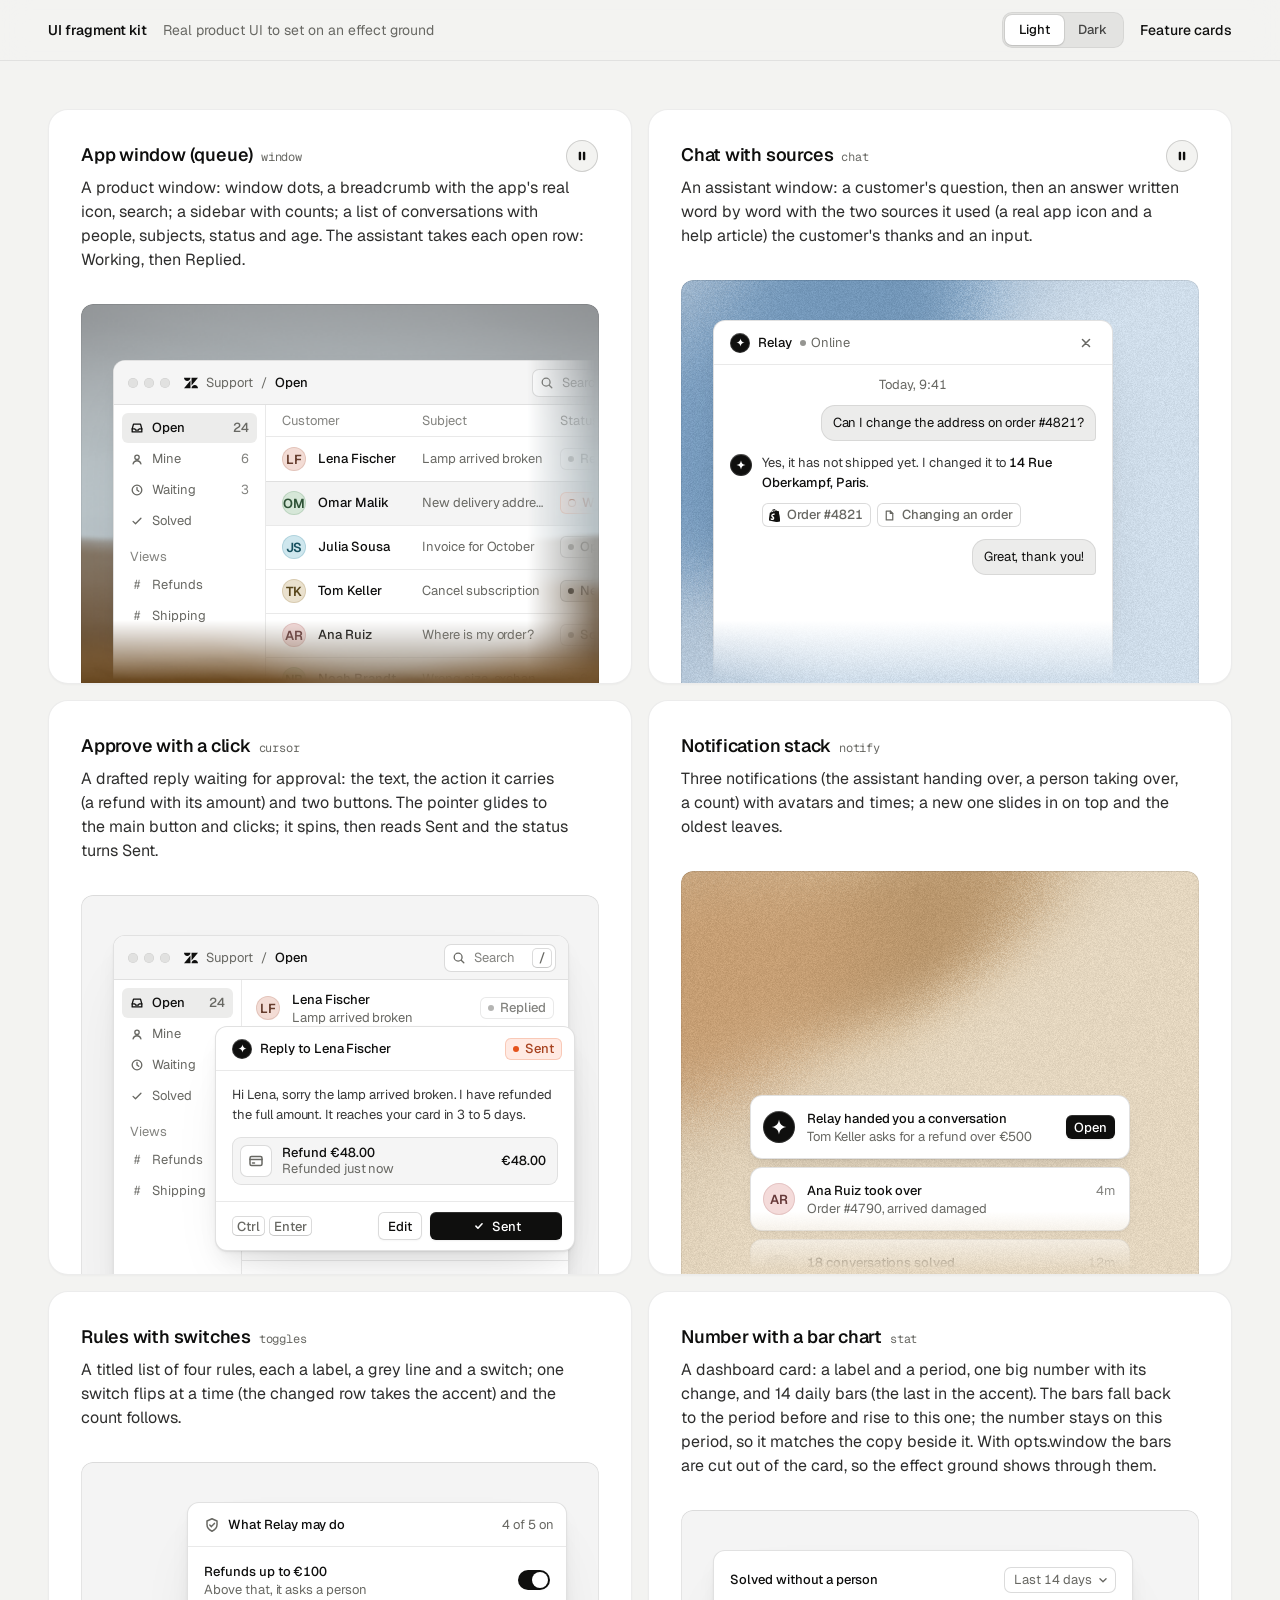
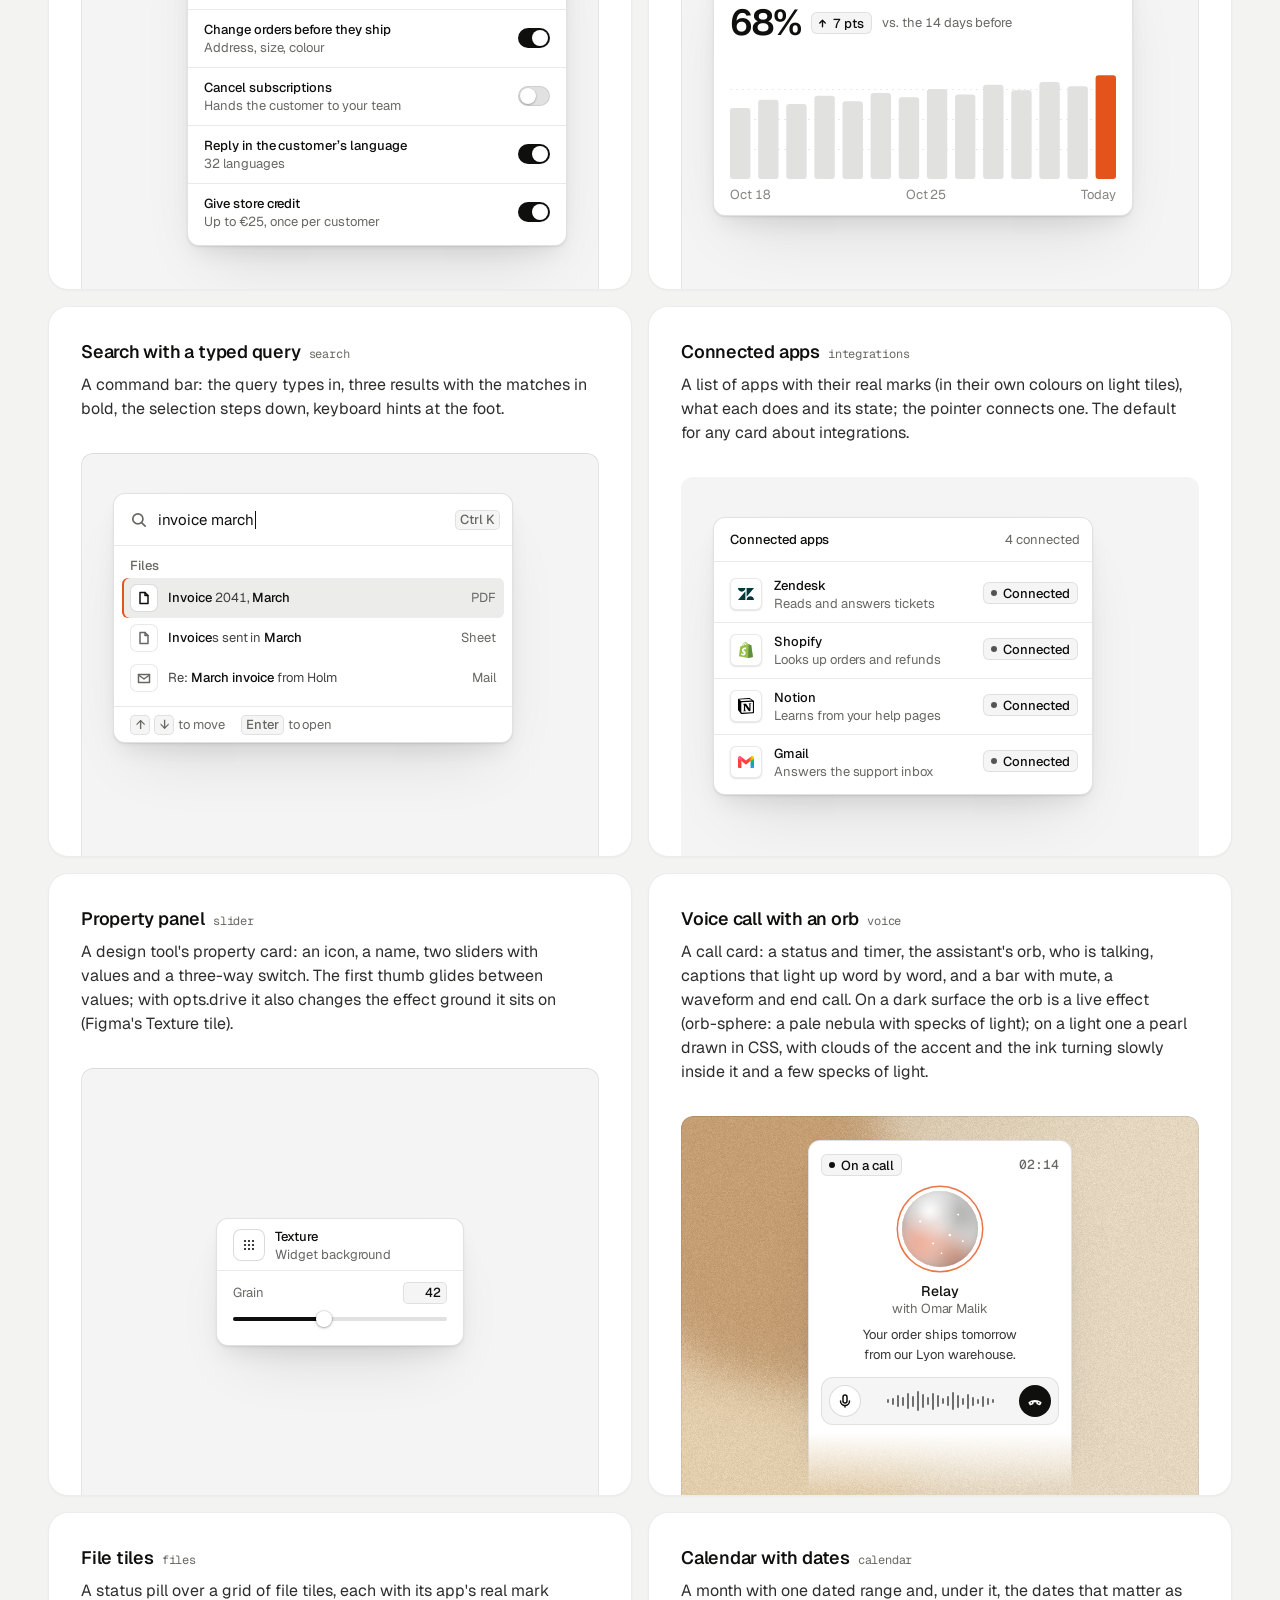
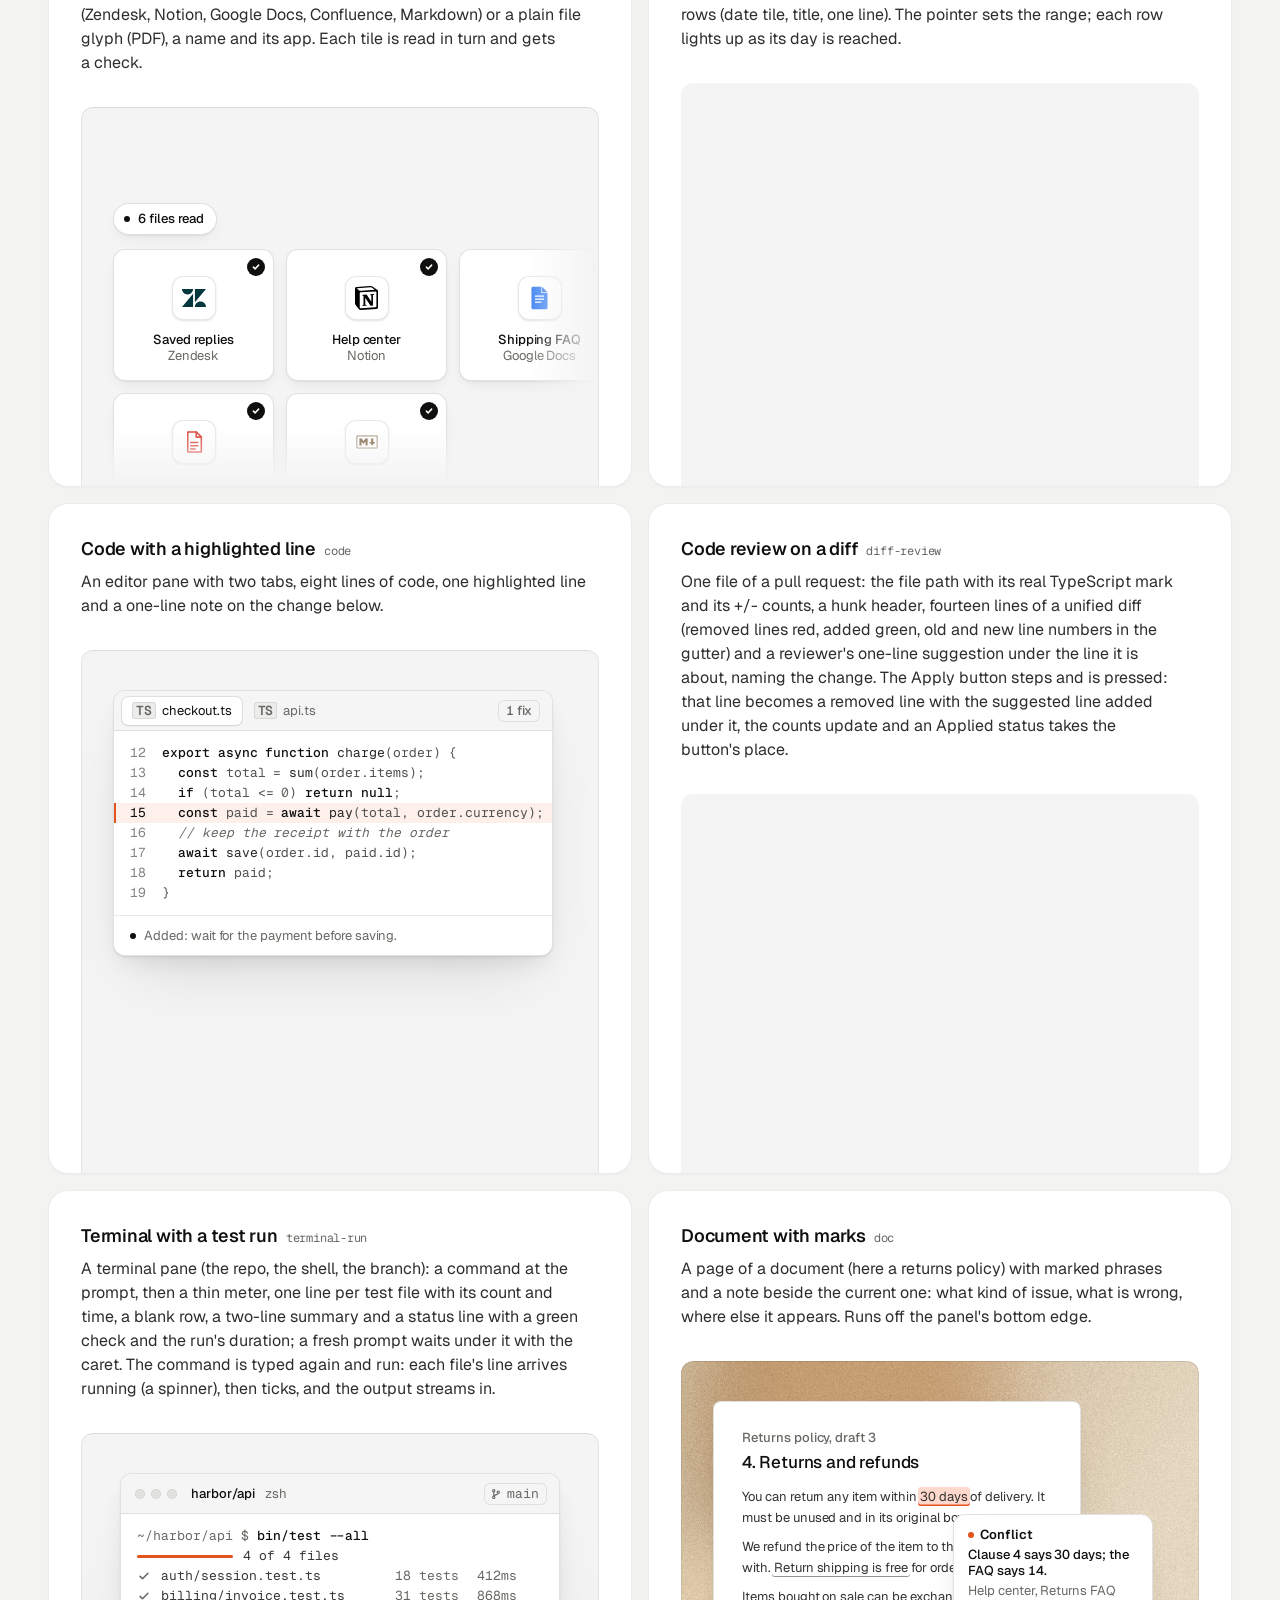
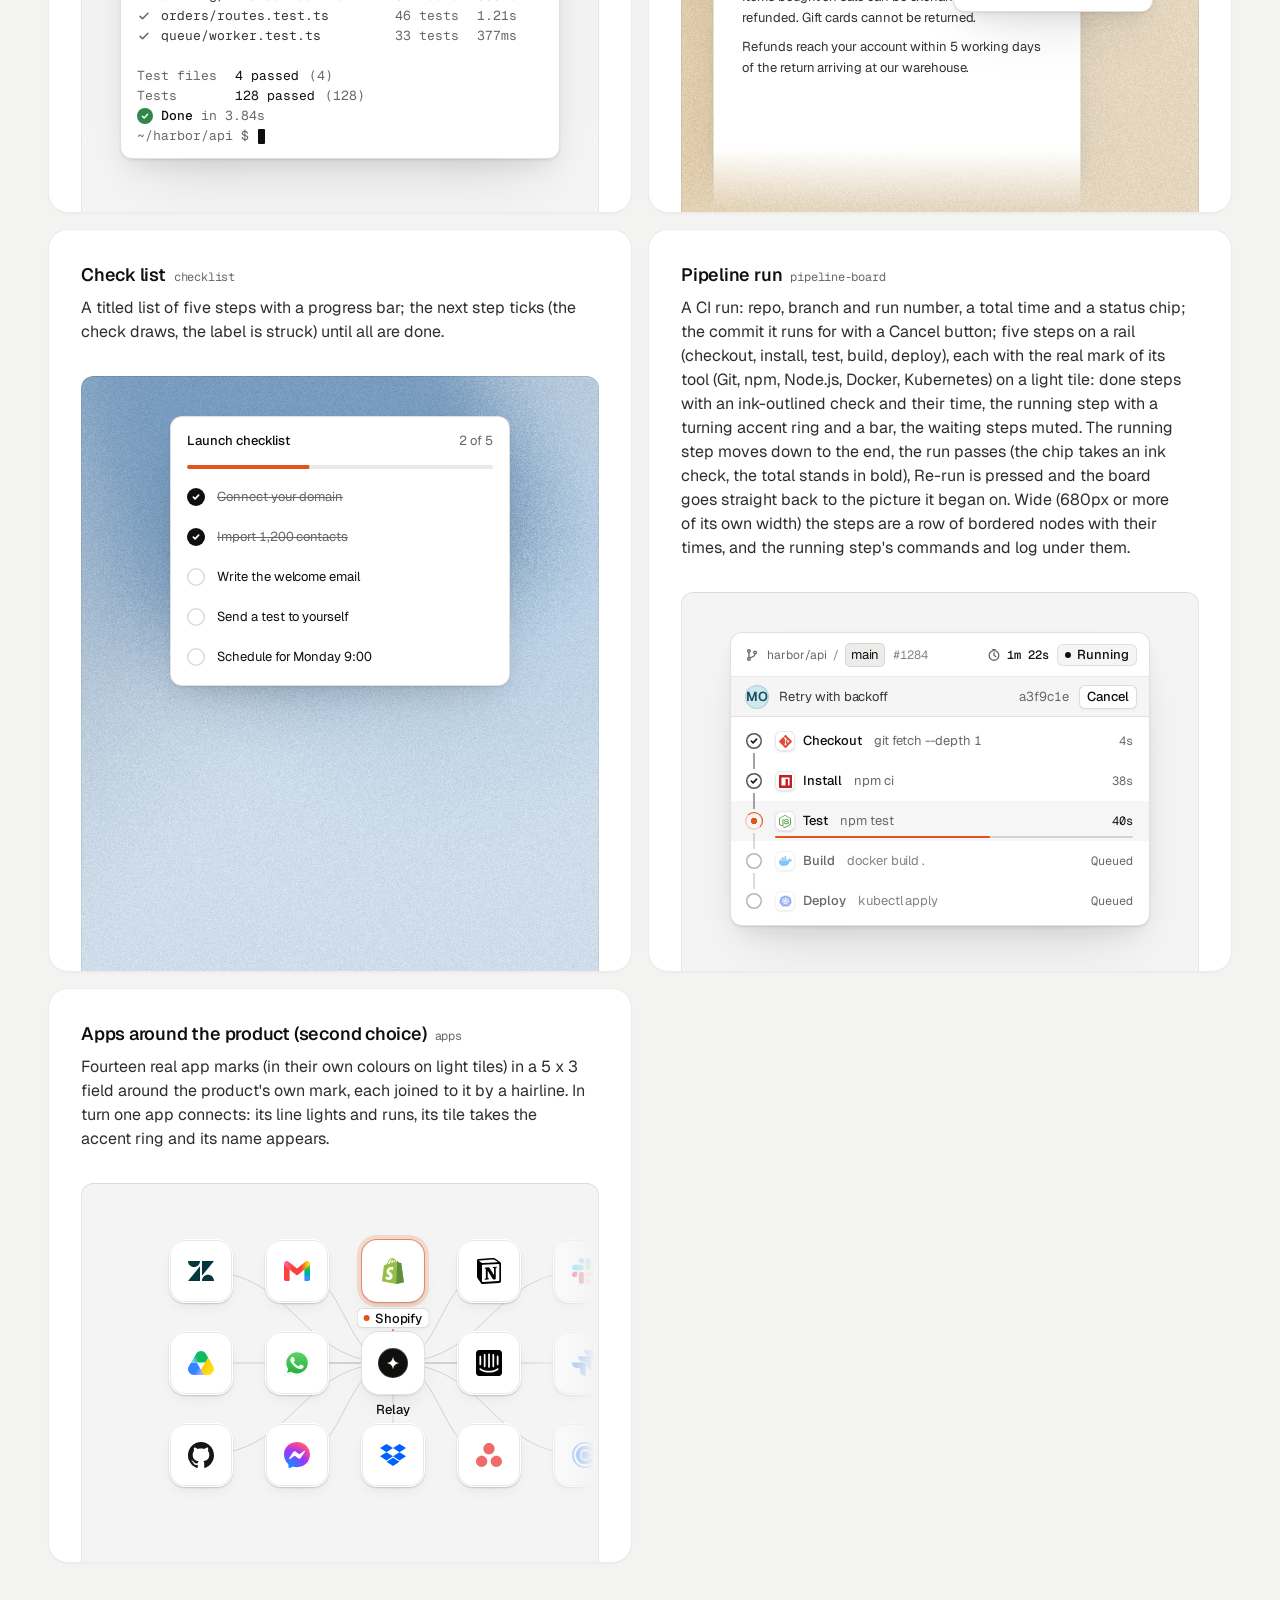
<file: .agents/skills/design-taste-frontend/assets/ui/index.html>
<!doctype html>
<html lang="en" data-theme="light">
<head>
<script>window.__tpGlMax = 16;   /* a gallery shows many live effects at once; a page of a site keeps the default 4 (fx.js) */</script>
<meta charset="utf-8">
<meta name="viewport" content="width=device-width, initial-scale=1">
<title>UI fragment kit</title>
<meta name="description" content="Nineteen pieces of real product UI from the taste-skill kit, each on an effect ground in a feature card.">
<link rel="preconnect" href="https://fonts.googleapis.com">
<link rel="preconnect" href="https://fonts.gstatic.com" crossorigin>
<link href="https://fonts.googleapis.com/css2?family=Geist:wght@300..700&family=Geist+Mono:wght@400;500&display=swap" rel="stylesheet">
<link rel="stylesheet" href="base.css">
<link rel="stylesheet" href="cards.css">
<style>
  :root { --font-text: "Geist", system-ui, sans-serif; --font-display: "Geist", system-ui, sans-serif; --font-mono: "Geist Mono", ui-monospace, monospace; }
  [data-theme="light"] { --bg: #f3f3f1; --card: #ffffff; --ink: #0f0f0e; --muted: #686863; --accent: #e5531c; --accent-ink: #ffffff; --g-bg: #e9e8e4; --g-surface: #f6f5f2; --frag: #ffffff; --warm: #c9a679; }
  [data-theme="dark"] { --bg: #070708; --card: #151517; --ink: #f2f2ef; --muted: #8f9094; --accent: #ff7a3c; --accent-ink: #120c08; --g-bg: #0e0e10; --g-surface: #1b1c1f; --frag: #1c1d20; --warm: #9c9689; }
  * { box-sizing: border-box; }
  html, body { margin: 0; }
  body { font-family: var(--font-text); background: var(--bg); color: var(--ink); -webkit-font-smoothing: antialiased; }
  .panel { --fx-bg: var(--g-bg); --fx-surface: var(--g-surface); --fx-ink: var(--ink); --fx-muted: var(--muted); --fx-accent: var(--hue, var(--warm)); --fx-accent-ink: var(--accent-ink); --calm: var(--g-bg); --p-h: 380px; }
  .top { position: sticky; top: 0; z-index: 20; background: color-mix(in oklab, var(--bg) 86%, transparent); backdrop-filter: blur(14px); -webkit-backdrop-filter: blur(14px); border-bottom: 1px solid color-mix(in oklab, var(--ink) 8%, transparent); }
  .top__in { max-width: 1232px; margin: 0 auto; padding: 0 24px; height: 60px; display: flex; align-items: center; gap: 16px; font-size: 14px; line-height: 20px; }
  .top__in strong { font-weight: 560; }
  .top__in > span { color: var(--muted); }
  .sp { flex: 1; }
  .seg { display: inline-flex; padding: 3px; border-radius: 10px; background: color-mix(in oklab, var(--ink) 6%, var(--bg)); box-shadow: inset 0 0 0 1px color-mix(in oklab, var(--ink) 6%, transparent); }
  .seg button { font: inherit; font-size: 13px; font-weight: 500; border: 0; background: none; color: color-mix(in oklab, var(--ink) 72%, var(--bg)); height: 30px; padding: 0 14px; border-radius: 7px; cursor: pointer; }
  .seg button[aria-pressed="true"] { background: var(--card); color: var(--ink); box-shadow: 0 0 0 1px color-mix(in oklab, var(--ink) 8%, transparent), 0 1px 2px rgb(0 0 0 / .1); }
  .top__in a { color: var(--ink); text-decoration: none; font-weight: 500; }
  main { max-width: 1232px; margin: 0 auto; padding: 48px 24px 96px; }
  .grid { display: grid; grid-template-columns: repeat(2, minmax(0, 1fr)); gap: 16px; }
  .card > h3 code { font: 400 12px/16px var(--font-mono); color: var(--muted); margin-left: 8px; }
  @media (max-width: 860px) { .grid { grid-template-columns: minmax(0, 1fr); } }
  @media (max-width: 600px) { main { padding: 24px 16px 64px; } .top__in { padding: 0 16px; } .top__in > span { display: none; } .panel { --p-h: 340px; } }
</style>
</head>
<body>
<header class="top">
  <div class="top__in">
    <strong>UI fragment kit</strong><span>Real product UI to set on an effect ground</span>
    <span class="sp"></span>
    <div class="seg" role="group" aria-label="Theme"><button type="button" data-mode="light" aria-pressed="true">Light</button><button type="button" data-mode="dark" aria-pressed="false">Dark</button></div>
    <a href="cards.html">Feature cards</a>
  </div>
</header>
<main><div class="grid" id="grid"></div></main>

<script type="module">
  import fx from '../effects/fx.js';
  import ui from './ui.js';
  const index = await fetch('index.json').then(r => r.json());
  // where each one sits, as its meta.json says: anchored at a corner or rising from the bottom and cut by
  // the panel's edge, or whole with 24px or more of ground round it; a fade only where an edge cuts it.
  // Only the compact slider sits in the calm middle (Figma's Texture tile); the cursor dialog is shown
  // where it belongs, over the lower-right edge of a window. [class, fade, style, opts]
  const PLACE = {
    window: ['at-corner', 'stage--fade-br', '--ay:56px'],
    chat: ['at-rise to-edge', 'stage--fade-b'],
    cursor: ['at-over', '', '--bx:24px;--by:24px'],
    notify: ['at-rise fit', 'stage--fade-b', '--ay:calc(100% - 180px);--ay-sm:calc(100% - 180px);--fit-max:380px'],
    toggles: ['at-right', ''],
    stat: ['at-corner', ''],
    search: ['at-corner', ''],
    integrations: ['at-corner', ''],
    slider: ['at-center', '', '', '{"compact":true,"drive":{"param":"grain","min":0.15,"max":0.95}}'],
    voice: ['at-rise to-edge fit', 'stage--fade-b', '--ax:max(24px, 50% - 132px);--ay:24px;--fit-max:264px'],
    files: ['at-corner wide', 'stage--fade-br', '--w:680px;--ay:96px'],
    calendar: ['at-rise fit', 'stage--fade-b', '--fit-max:440px'],
    code: ['at-corner', ''],
    'diff-review': ['at-corner fit', 'stage--fade-b', '--fit-max:480px'],
    'terminal-run': ['at-rise fit', '', '--fit-max:440px'],
    'pipeline-board': ['at-rise fit', '', '--fit-max:420px'],
    doc: ['at-corner to-edge', 'stage--fade-b'],
    checklist: ['at-rise fit', '', '--fit-max:340px'],
    apps: ['at-corner wide', 'stage--fade-br', '--w:560px;--ay:48px'],
  };
  // grounds behind UI are soft lit fields (never a line or dot pattern), on both themes: the bright
  // picture behind dark UI on the dark page, a clear step darker than white UI on the light page
  // the painting stays abstract (a mist over warm sand, level, fully soft) and shows once on the page
  const PAINT = ['painterly-landscape', { blur: 1, brush: 0.35, slope: 0, hillY: 0.3, horizon: 0.62, calm: 0.2, calmX: 0.6, calmY: 0.8, drift: 0, side: 1 }, '{"bg":"#a3b0b6","accent":"#c49a6c"}'];
  const GRAIN = ['grain-gradient', { speed: 0, grainMotion: 0, calm: 0.2, calmX: 0.5, calmY: 0.6, tint: 0.6, contrast: 0.6 }, '{"bg":"#d9ccb7","surface":"#e9e0d2","ink":"#2a2622","muted":"#6f675c","accent":"#a8794a"}'];
  const SKY = [GRAIN[0], GRAIN[1], '{"bg":"#c6d3df","surface":"#d6e0e9","ink":"#25303a","muted":"#5d6873","accent":"#3f6a92"}'];
  const SAGE = [GRAIN[0], GRAIN[1], '{"bg":"#cdd6c6","surface":"#dce3d6","ink":"#262d24","muted":"#5f6a5a","accent":"#6c8e63"}'];
  const GROUND = (m, i) => (m.name === 'slider' ? GRAIN : i === 0 ? PAINT : [GRAIN, SKY, SAGE][i % 3]);
  const q = new URLSearchParams(location.search);
  const grid = document.getElementById('grid');
  grid.innerHTML = index.fragments.map((m, i) => {
    const [at, fade, extra = '', opts = ''] = PLACE[m.name] || ['at-corner', 'stage--fade-br'];
    const [id, params, pal] = GROUND(m, i);
    const w = at === 'at-center' ? '' : ` style="--ax:32px;--ay:40px;${extra}"`;
    const o = opts ? ` data-ui-opts='${opts}'` : '';
    // the cursor is a dialog over a window's edge: the window under it holds still
    const under = m.name === 'cursor' ? `<div class="at-corner" style="--ax:32px;--ay:40px" data-ui-load="window" data-ui-opts='{"compact":true}' data-ui-still></div>` : '';
    return `<article class="card card--row"><h3>${m.title}<code>${m.name}</code></h3><p>${m.shows}</p>
      <div class="panel" data-fx="${id}" data-fx-seed="${(i + 1) * 17}" data-fx-params='${JSON.stringify(params)}' data-fx-palette='${pal}' style="--calm-k:0%">
        <div class="stage ${fade}">${under}<div class="${at}"${w}${o} data-ui-load="${m.name}"></div></div></div></article>`;
  }).join('');
  function setMode(mode) {
    document.documentElement.dataset.theme = mode;
    document.querySelectorAll('.seg button').forEach(b => b.setAttribute('aria-pressed', String(b.dataset.mode === mode)));
  }
  setMode(q.get('mode') === 'dark' ? 'dark' : 'light');
  if (q.has('t')) fx.setClock(+q.get('t'));
  // each ground is drawn once near the screen and kept as a picture (its WebGL context freed), so nineteen
  // panels need one or two contexts, not nineteen
  await Promise.all([ui.loadAll(grid), ui.grounds(grid, fx)]);
  document.documentElement.dataset.ready = '1';
  document.querySelectorAll('.seg button').forEach(b => b.addEventListener('click', async () => {
    setMode(b.dataset.mode);
    for (const el of grid.querySelectorAll('[data-ui]')) el.__ui?.repaint?.();
    await ui.grounds(grid, fx);
  }));
</script>
</body>
</html>
</file>
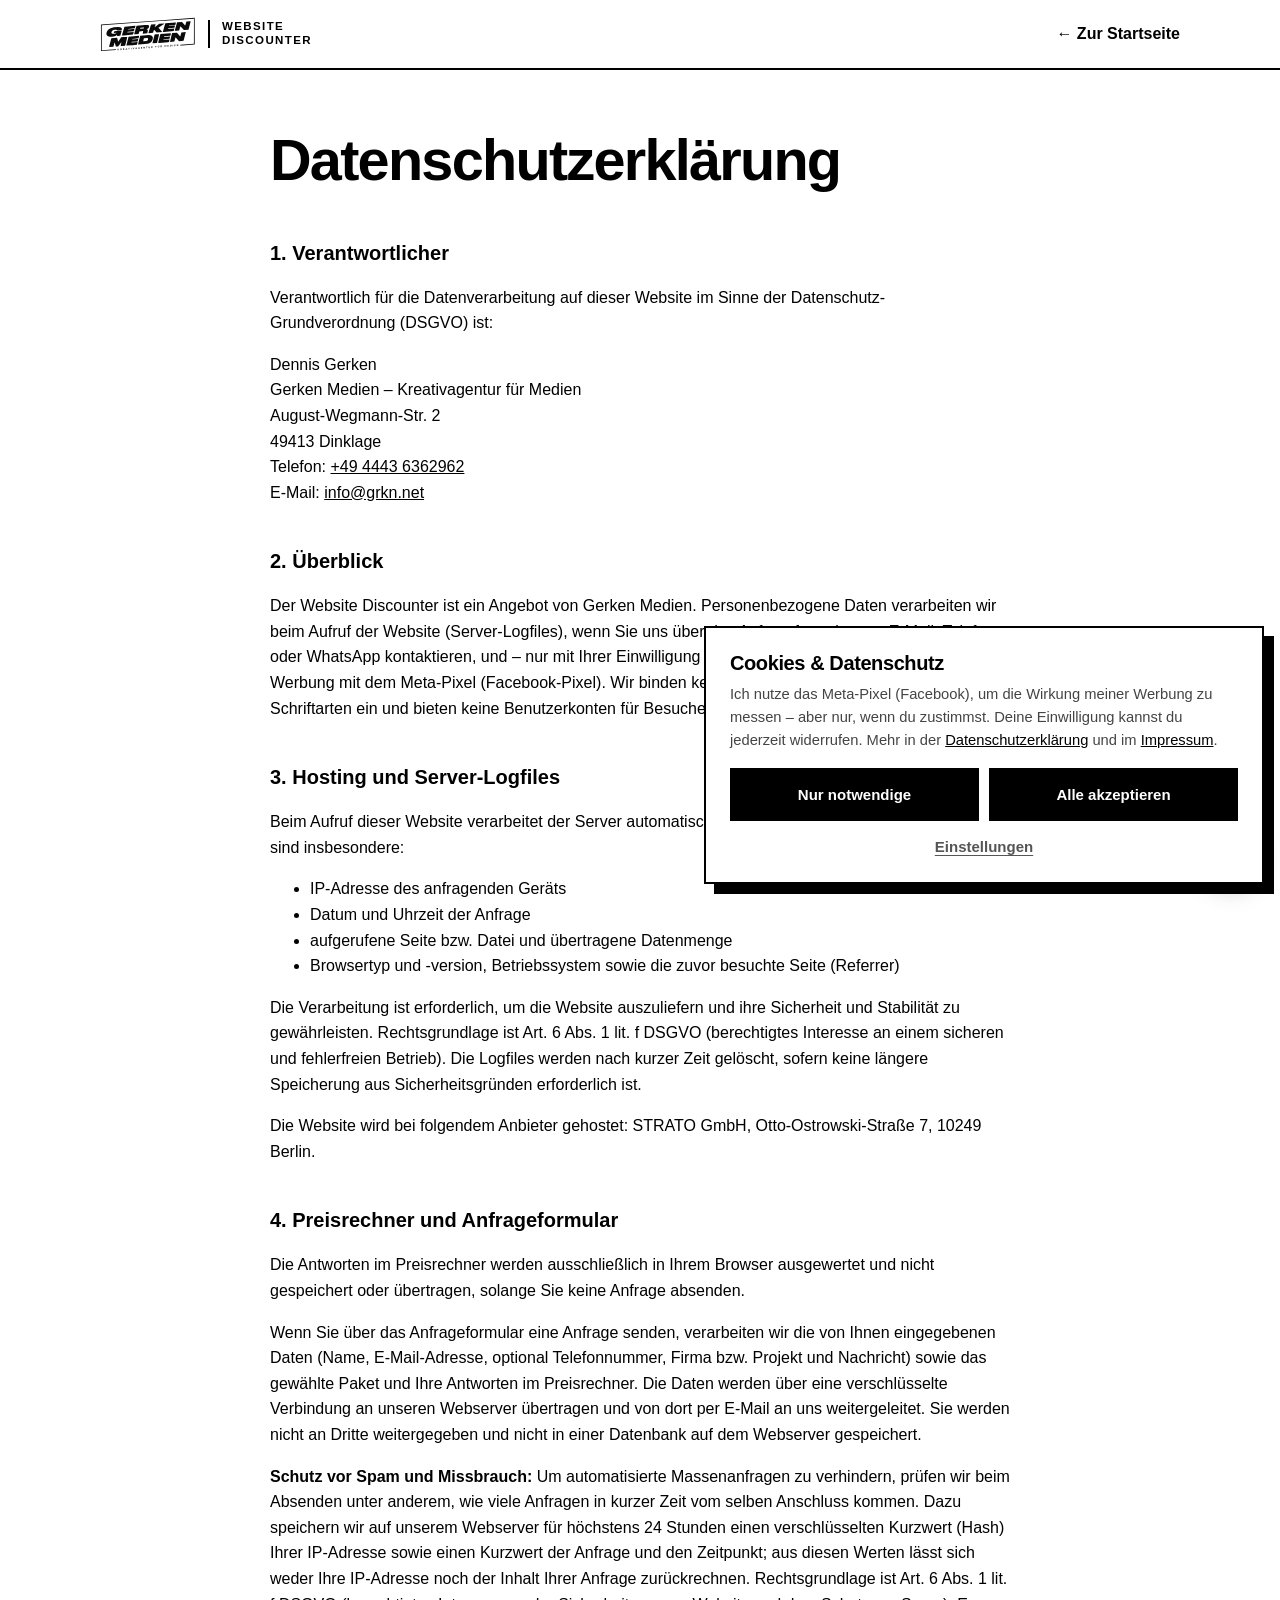
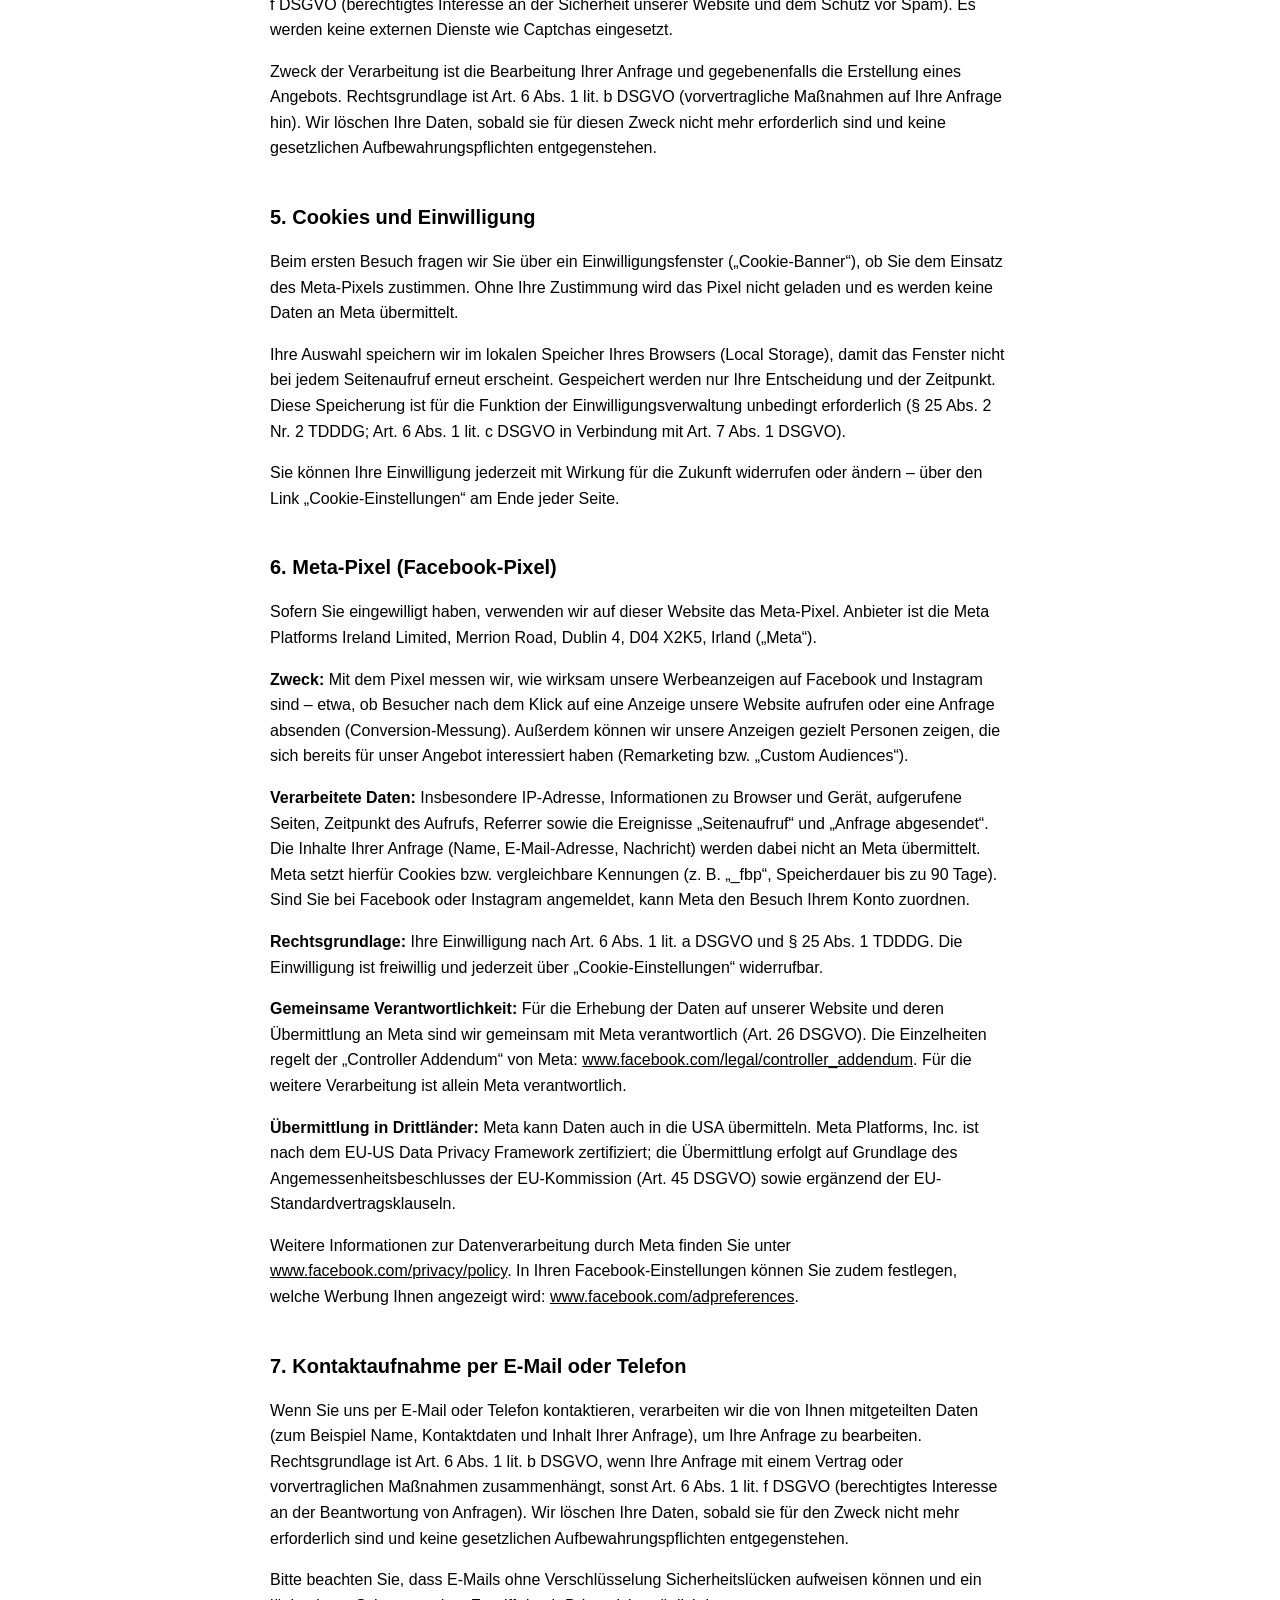
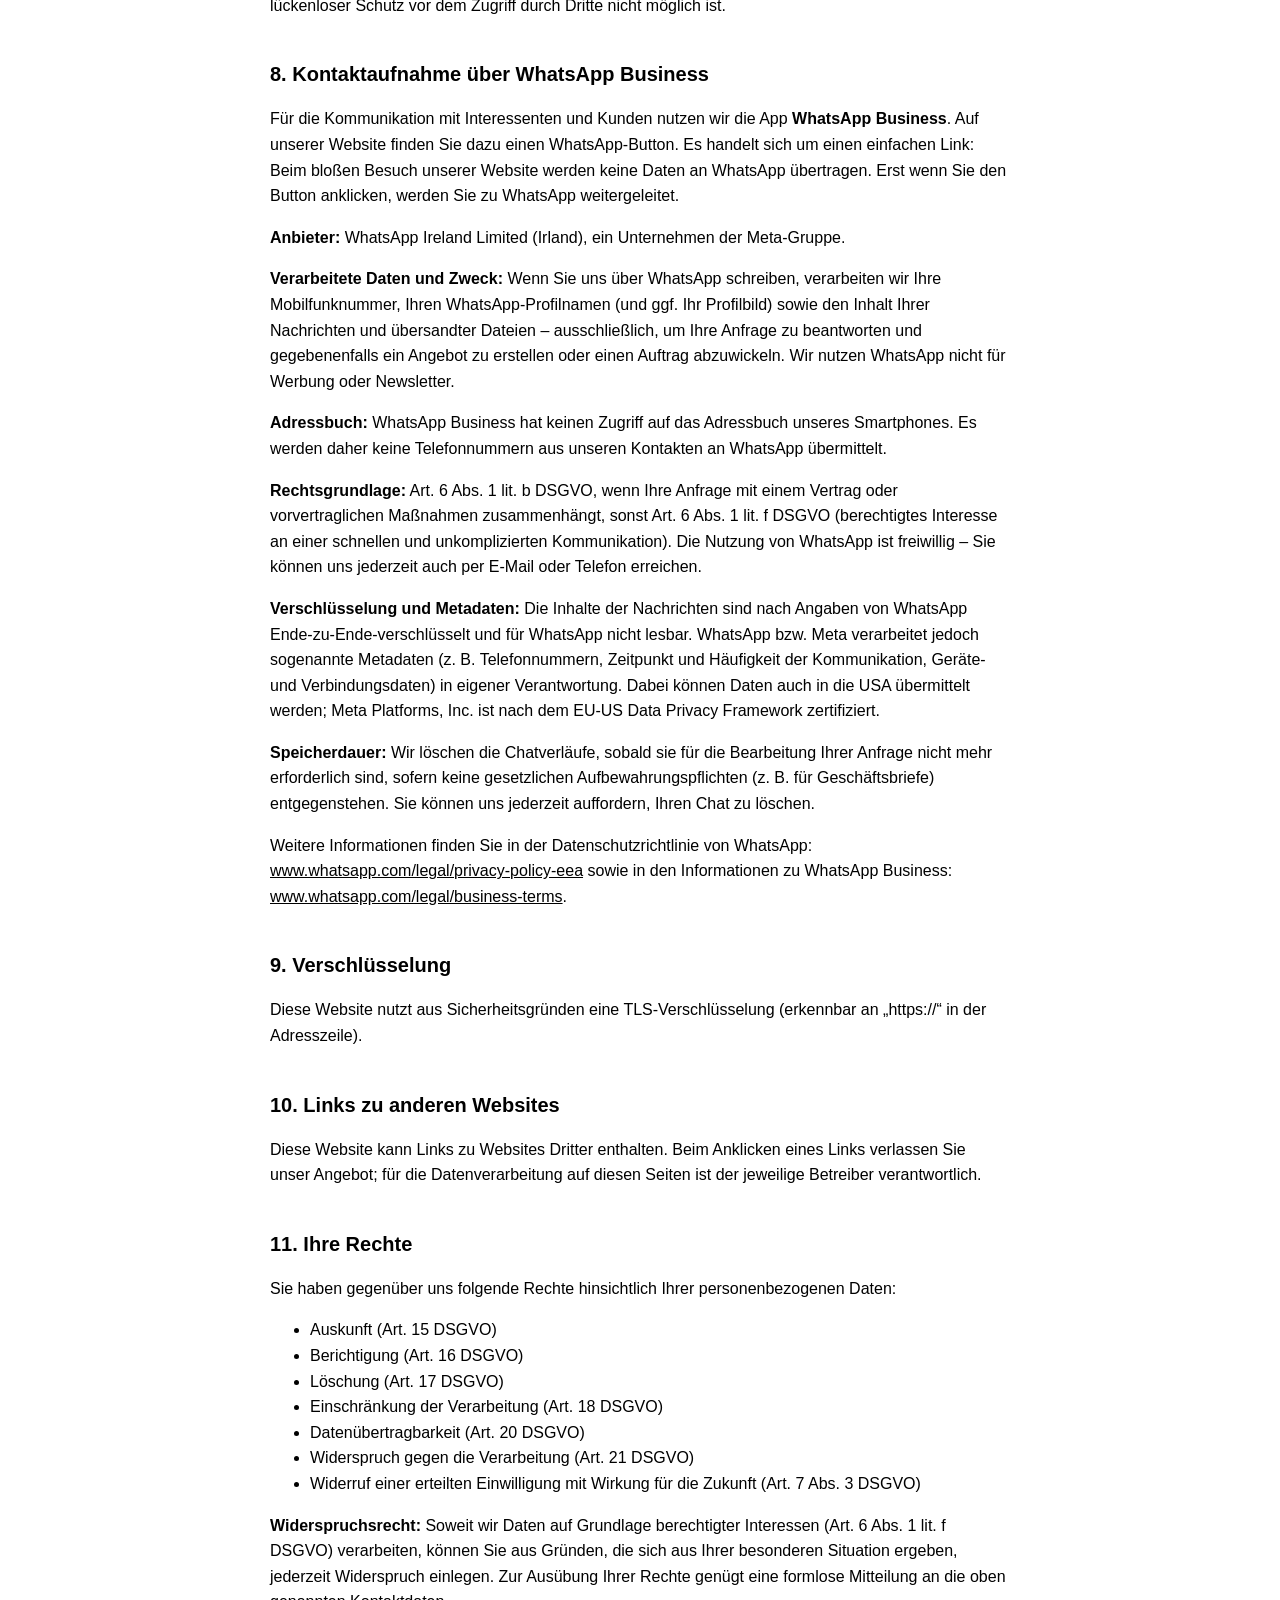
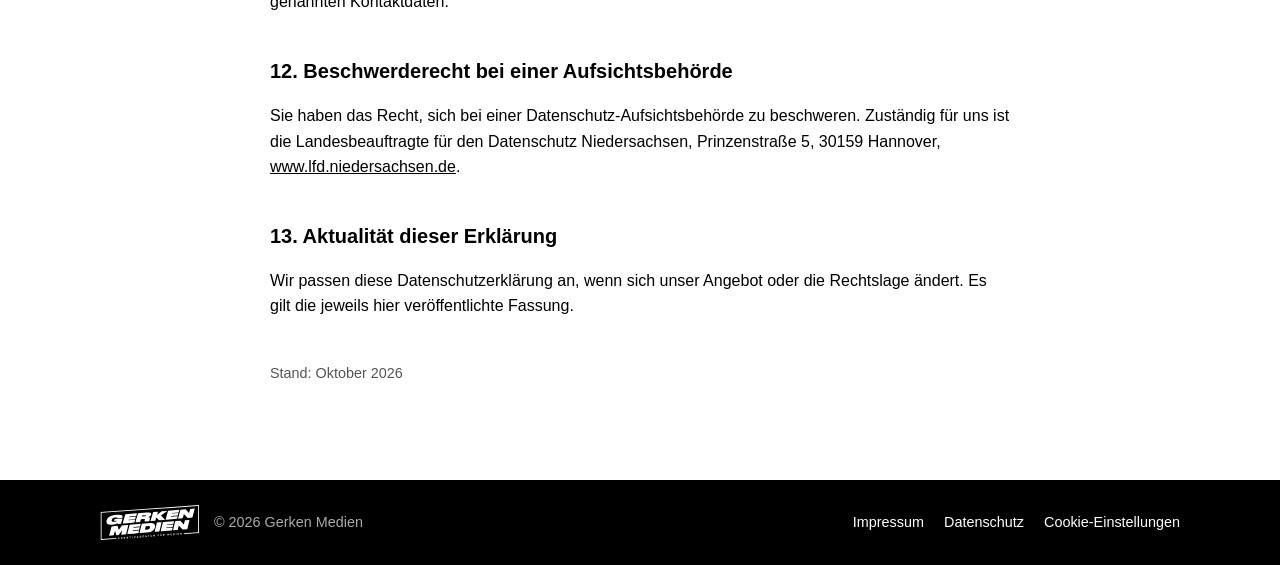
<file: datenschutz.html>
<!doctype html>
<html lang="de">
<head>
<meta charset="utf-8">
<meta name="viewport" content="width=device-width, initial-scale=1">
<title>Datenschutzerklärung – Website Discounter | Gerken Medien</title>
<meta name="robots" content="noindex, follow">
<link rel="icon" href="favicon.svg" type="image/svg+xml">
<style>
*{box-sizing:border-box}
body{margin:0;font-family:-apple-system,BlinkMacSystemFont,"Segoe UI","Helvetica Neue",Arial,sans-serif;color:#000;background:#fff;line-height:1.6}
a{color:inherit}
.wrap{max-width:780px;margin:0 auto;padding:0 20px}
header{border-bottom:2px solid #000}
header .wrap{max-width:1120px;display:flex;align-items:center;justify-content:space-between;height:68px}
.brand{display:flex;align-items:center;gap:12px;text-decoration:none}
.brand img{width:96px;display:block}
.brand span{border-left:2px solid #000;padding-left:12px;font-size:.72rem;font-weight:800;letter-spacing:.12em;line-height:1.2;text-transform:uppercase}
.back{font-weight:700;text-decoration:none}
main{padding:60px 0 80px}
h1{font-size:clamp(2rem,8vw,3.6rem);overflow-wrap:break-word;hyphens:auto;letter-spacing:-.03em;line-height:1.05;margin:0 0 .8em}
h2{font-size:1.25rem;margin:2em 0 .5em}
address{font-style:normal}
.stand{margin-top:3em;color:#555;font-size:.9rem}
footer{background:#000;color:#aaa;padding:24px 0;font-size:.9rem}
footer .wrap{max-width:1120px;display:flex;justify-content:space-between;align-items:center;flex-wrap:wrap;gap:16px}
footer img{width:100px;display:block}
footer nav a{color:#fff;text-decoration:none;margin-left:20px}
</style>
</head>
<body>

<header>
<div class="wrap">
<a class="brand" href="./"><img src="img/logo.svg" alt="Gerken Medien" width="96" height="35"><span>Website<br>Discounter</span></a>
<a class="back" href="./">← Zur Startseite</a>
</div>
</header>

<main>
<div class="wrap">
<h1>Datenschutzerklärung</h1>

<h2>1. Verantwortlicher</h2>
<p>Verantwortlich für die Datenverarbeitung auf dieser Website im Sinne der Datenschutz-Grundverordnung (DSGVO) ist:</p>
<address>
Dennis Gerken<br>
Gerken Medien – Kreativagentur für Medien<br>
August-Wegmann-Str. 2<br>
49413 Dinklage<br>
Telefon: <a href="tel:+4944436362962">+49 4443 6362962</a><br>
E-Mail: <a href="mailto:info@grkn.net">info@grkn.net</a>
</address>

<h2>2. Überblick</h2>
<p>Der Website Discounter ist ein Angebot von Gerken Medien. Personenbezogene Daten verarbeiten wir beim Aufruf der Website (Server-Logfiles), wenn Sie uns über das Anfrageformular, per E-Mail, Telefon oder WhatsApp kontaktieren, und – nur mit Ihrer Einwilligung – zur Reichweitenmessung unserer Werbung mit dem Meta-Pixel (Facebook-Pixel). Wir binden keine Karten, Videos oder extern geladenen Schriftarten ein und bieten keine Benutzerkonten für Besucher an.</p>

<h2>3. Hosting und Server-Logfiles</h2>
<p>Beim Aufruf dieser Website verarbeitet der Server automatisch Daten, die Ihr Browser übermittelt. Das sind insbesondere:</p>
<ul>
<li>IP-Adresse des anfragenden Geräts</li>
<li>Datum und Uhrzeit der Anfrage</li>
<li>aufgerufene Seite bzw. Datei und übertragene Datenmenge</li>
<li>Browsertyp und -version, Betriebssystem sowie die zuvor besuchte Seite (Referrer)</li>
</ul>
<p>Die Verarbeitung ist erforderlich, um die Website auszuliefern und ihre Sicherheit und Stabilität zu gewährleisten. Rechtsgrundlage ist Art. 6 Abs. 1 lit. f DSGVO (berechtigtes Interesse an einem sicheren und fehlerfreien Betrieb). Die Logfiles werden nach kurzer Zeit gelöscht, sofern keine längere Speicherung aus Sicherheitsgründen erforderlich ist.</p>
<p>Die Website wird bei folgendem Anbieter gehostet: STRATO GmbH, Otto-Ostrowski-Straße 7, 10249 Berlin.</p>

<h2>4. Preisrechner und Anfrageformular</h2>
<p>Die Antworten im Preisrechner werden ausschließlich in Ihrem Browser ausgewertet und nicht gespeichert oder übertragen, solange Sie keine Anfrage absenden.</p>
<p>Wenn Sie über das Anfrageformular eine Anfrage senden, verarbeiten wir die von Ihnen eingegebenen Daten (Name, E-Mail-Adresse, optional Telefonnummer, Firma bzw. Projekt und Nachricht) sowie das gewählte Paket und Ihre Antworten im Preisrechner. Die Daten werden über eine verschlüsselte Verbindung an unseren Webserver übertragen und von dort per E-Mail an uns weitergeleitet. Sie werden nicht an Dritte weitergegeben und nicht in einer Datenbank auf dem Webserver gespeichert.</p>
<p><strong>Schutz vor Spam und Missbrauch:</strong> Um automatisierte Massenanfragen zu verhindern, prüfen wir beim Absenden unter anderem, wie viele Anfragen in kurzer Zeit vom selben Anschluss kommen. Dazu speichern wir auf unserem Webserver für höchstens 24 Stunden einen verschlüsselten Kurzwert (Hash) Ihrer IP-Adresse sowie einen Kurzwert der Anfrage und den Zeitpunkt; aus diesen Werten lässt sich weder Ihre IP-Adresse noch der Inhalt Ihrer Anfrage zurückrechnen. Rechtsgrundlage ist Art. 6 Abs. 1 lit. f DSGVO (berechtigtes Interesse an der Sicherheit unserer Website und dem Schutz vor Spam). Es werden keine externen Dienste wie Captchas eingesetzt.</p>
<p>Zweck der Verarbeitung ist die Bearbeitung Ihrer Anfrage und gegebenenfalls die Erstellung eines Angebots. Rechtsgrundlage ist Art. 6 Abs. 1 lit. b DSGVO (vorvertragliche Maßnahmen auf Ihre Anfrage hin). Wir löschen Ihre Daten, sobald sie für diesen Zweck nicht mehr erforderlich sind und keine gesetzlichen Aufbewahrungspflichten entgegenstehen.</p>

<h2 id="cookies">5. Cookies und Einwilligung</h2>
<p>Beim ersten Besuch fragen wir Sie über ein Einwilligungsfenster („Cookie-Banner“), ob Sie dem Einsatz des Meta-Pixels zustimmen. Ohne Ihre Zustimmung wird das Pixel nicht geladen und es werden keine Daten an Meta übermittelt.</p>
<p>Ihre Auswahl speichern wir im lokalen Speicher Ihres Browsers (Local Storage), damit das Fenster nicht bei jedem Seitenaufruf erneut erscheint. Gespeichert werden nur Ihre Entscheidung und der Zeitpunkt. Diese Speicherung ist für die Funktion der Einwilligungsverwaltung unbedingt erforderlich (§ 25 Abs. 2 Nr. 2 TDDDG; Art. 6 Abs. 1 lit. c DSGVO in Verbindung mit Art. 7 Abs. 1 DSGVO).</p>
<p>Sie können Ihre Einwilligung jederzeit mit Wirkung für die Zukunft widerrufen oder ändern – über den Link „Cookie-Einstellungen“ am Ende jeder Seite.</p>

<h2 id="facebook-pixel">6. Meta-Pixel (Facebook-Pixel)</h2>
<p>Sofern Sie eingewilligt haben, verwenden wir auf dieser Website das Meta-Pixel. Anbieter ist die Meta Platforms Ireland Limited, Merrion Road, Dublin 4, D04 X2K5, Irland („Meta“).</p>
<p><strong>Zweck:</strong> Mit dem Pixel messen wir, wie wirksam unsere Werbeanzeigen auf Facebook und Instagram sind – etwa, ob Besucher nach dem Klick auf eine Anzeige unsere Website aufrufen oder eine Anfrage absenden (Conversion-Messung). Außerdem können wir unsere Anzeigen gezielt Personen zeigen, die sich bereits für unser Angebot interessiert haben (Remarketing bzw. „Custom Audiences“).</p>
<p><strong>Verarbeitete Daten:</strong> Insbesondere IP-Adresse, Informationen zu Browser und Gerät, aufgerufene Seiten, Zeitpunkt des Aufrufs, Referrer sowie die Ereignisse „Seitenaufruf“ und „Anfrage abgesendet“. Die Inhalte Ihrer Anfrage (Name, E-Mail-Adresse, Nachricht) werden dabei nicht an Meta übermittelt. Meta setzt hierfür Cookies bzw. vergleichbare Kennungen (z. B. „_fbp“, Speicherdauer bis zu 90 Tage). Sind Sie bei Facebook oder Instagram angemeldet, kann Meta den Besuch Ihrem Konto zuordnen.</p>
<p><strong>Rechtsgrundlage:</strong> Ihre Einwilligung nach Art. 6 Abs. 1 lit. a DSGVO und § 25 Abs. 1 TDDDG. Die Einwilligung ist freiwillig und jederzeit über „Cookie-Einstellungen“ widerrufbar.</p>
<p><strong>Gemeinsame Verantwortlichkeit:</strong> Für die Erhebung der Daten auf unserer Website und deren Übermittlung an Meta sind wir gemeinsam mit Meta verantwortlich (Art. 26 DSGVO). Die Einzelheiten regelt der „Controller Addendum“ von Meta: <a href="https://www.facebook.com/legal/controller_addendum">www.facebook.com/legal/controller_addendum</a>. Für die weitere Verarbeitung ist allein Meta verantwortlich.</p>
<p><strong>Übermittlung in Drittländer:</strong> Meta kann Daten auch in die USA übermitteln. Meta Platforms, Inc. ist nach dem EU-US Data Privacy Framework zertifiziert; die Übermittlung erfolgt auf Grundlage des Angemessenheitsbeschlusses der EU-Kommission (Art. 45 DSGVO) sowie ergänzend der EU-Standardvertragsklauseln.</p>
<p>Weitere Informationen zur Datenverarbeitung durch Meta finden Sie unter <a href="https://www.facebook.com/privacy/policy/">www.facebook.com/privacy/policy</a>. In Ihren Facebook-Einstellungen können Sie zudem festlegen, welche Werbung Ihnen angezeigt wird: <a href="https://www.facebook.com/adpreferences/">www.facebook.com/adpreferences</a>.</p>

<h2>7. Kontaktaufnahme per E-Mail oder Telefon</h2>
<p>Wenn Sie uns per E-Mail oder Telefon kontaktieren, verarbeiten wir die von Ihnen mitgeteilten Daten (zum Beispiel Name, Kontaktdaten und Inhalt Ihrer Anfrage), um Ihre Anfrage zu bearbeiten. Rechtsgrundlage ist Art. 6 Abs. 1 lit. b DSGVO, wenn Ihre Anfrage mit einem Vertrag oder vorvertraglichen Maßnahmen zusammenhängt, sonst Art. 6 Abs. 1 lit. f DSGVO (berechtigtes Interesse an der Beantwortung von Anfragen). Wir löschen Ihre Daten, sobald sie für den Zweck nicht mehr erforderlich sind und keine gesetzlichen Aufbewahrungspflichten entgegenstehen.</p>
<p>Bitte beachten Sie, dass E-Mails ohne Verschlüsselung Sicherheitslücken aufweisen können und ein lückenloser Schutz vor dem Zugriff durch Dritte nicht möglich ist.</p>

<h2 id="whatsapp">8. Kontaktaufnahme über WhatsApp Business</h2>
<p>Für die Kommunikation mit Interessenten und Kunden nutzen wir die App <strong>WhatsApp Business</strong>. Auf unserer Website finden Sie dazu einen WhatsApp-Button. Es handelt sich um einen einfachen Link: Beim bloßen Besuch unserer Website werden keine Daten an WhatsApp übertragen. Erst wenn Sie den Button anklicken, werden Sie zu WhatsApp weitergeleitet.</p>
<p><strong>Anbieter:</strong> WhatsApp Ireland Limited (Irland), ein Unternehmen der Meta-Gruppe.</p>
<p><strong>Verarbeitete Daten und Zweck:</strong> Wenn Sie uns über WhatsApp schreiben, verarbeiten wir Ihre Mobilfunknummer, Ihren WhatsApp-Profilnamen (und ggf. Ihr Profilbild) sowie den Inhalt Ihrer Nachrichten und übersandter Dateien – ausschließlich, um Ihre Anfrage zu beantworten und gegebenenfalls ein Angebot zu erstellen oder einen Auftrag abzuwickeln. Wir nutzen WhatsApp nicht für Werbung oder Newsletter.</p>
<p><strong>Adressbuch:</strong> WhatsApp Business hat keinen Zugriff auf das Adressbuch unseres Smartphones. Es werden daher keine Telefonnummern aus unseren Kontakten an WhatsApp übermittelt.</p>
<p><strong>Rechtsgrundlage:</strong> Art. 6 Abs. 1 lit. b DSGVO, wenn Ihre Anfrage mit einem Vertrag oder vorvertraglichen Maßnahmen zusammenhängt, sonst Art. 6 Abs. 1 lit. f DSGVO (berechtigtes Interesse an einer schnellen und unkomplizierten Kommunikation). Die Nutzung von WhatsApp ist freiwillig – Sie können uns jederzeit auch per E-Mail oder Telefon erreichen.</p>
<p><strong>Verschlüsselung und Metadaten:</strong> Die Inhalte der Nachrichten sind nach Angaben von WhatsApp Ende-zu-Ende-verschlüsselt und für WhatsApp nicht lesbar. WhatsApp bzw. Meta verarbeitet jedoch sogenannte Metadaten (z. B. Telefonnummern, Zeitpunkt und Häufigkeit der Kommunikation, Geräte- und Verbindungsdaten) in eigener Verantwortung. Dabei können Daten auch in die USA übermittelt werden; Meta Platforms, Inc. ist nach dem EU-US Data Privacy Framework zertifiziert.</p>
<p><strong>Speicherdauer:</strong> Wir löschen die Chatverläufe, sobald sie für die Bearbeitung Ihrer Anfrage nicht mehr erforderlich sind, sofern keine gesetzlichen Aufbewahrungspflichten (z. B. für Geschäftsbriefe) entgegenstehen. Sie können uns jederzeit auffordern, Ihren Chat zu löschen.</p>
<p>Weitere Informationen finden Sie in der Datenschutzrichtlinie von WhatsApp: <a href="https://www.whatsapp.com/legal/privacy-policy-eea">www.whatsapp.com/legal/privacy-policy-eea</a> sowie in den Informationen zu WhatsApp Business: <a href="https://www.whatsapp.com/legal/business-terms">www.whatsapp.com/legal/business-terms</a>.</p>

<h2>9. Verschlüsselung</h2>
<p>Diese Website nutzt aus Sicherheitsgründen eine TLS-Verschlüsselung (erkennbar an „https://“ in der Adresszeile).</p>

<h2>10. Links zu anderen Websites</h2>
<p>Diese Website kann Links zu Websites Dritter enthalten. Beim Anklicken eines Links verlassen Sie unser Angebot; für die Datenverarbeitung auf diesen Seiten ist der jeweilige Betreiber verantwortlich.</p>

<h2>11. Ihre Rechte</h2>
<p>Sie haben gegenüber uns folgende Rechte hinsichtlich Ihrer personenbezogenen Daten:</p>
<ul>
<li>Auskunft (Art. 15 DSGVO)</li>
<li>Berichtigung (Art. 16 DSGVO)</li>
<li>Löschung (Art. 17 DSGVO)</li>
<li>Einschränkung der Verarbeitung (Art. 18 DSGVO)</li>
<li>Datenübertragbarkeit (Art. 20 DSGVO)</li>
<li>Widerspruch gegen die Verarbeitung (Art. 21 DSGVO)</li>
<li>Widerruf einer erteilten Einwilligung mit Wirkung für die Zukunft (Art. 7 Abs. 3 DSGVO)</li>
</ul>
<p><strong>Widerspruchsrecht:</strong> Soweit wir Daten auf Grundlage berechtigter Interessen (Art. 6 Abs. 1 lit. f DSGVO) verarbeiten, können Sie aus Gründen, die sich aus Ihrer besonderen Situation ergeben, jederzeit Widerspruch einlegen. Zur Ausübung Ihrer Rechte genügt eine formlose Mitteilung an die oben genannten Kontaktdaten.</p>

<h2>12. Beschwerderecht bei einer Aufsichtsbehörde</h2>
<p>Sie haben das Recht, sich bei einer Datenschutz-Aufsichtsbehörde zu beschweren. Zuständig für uns ist die Landesbeauftragte für den Datenschutz Niedersachsen, Prinzenstraße 5, 30159 Hannover, <a href="https://www.lfd.niedersachsen.de">www.lfd.niedersachsen.de</a>.</p>

<h2>13. Aktualität dieser Erklärung</h2>
<p>Wir passen diese Datenschutzerklärung an, wenn sich unser Angebot oder die Rechtslage ändert. Es gilt die jeweils hier veröffentlichte Fassung.</p>

<p class="stand">Stand: Oktober 2026</p>
</div>
</main>

<footer>
<div class="wrap">
<div style="display:flex;align-items:center;gap:14px"><img src="img/logo-weiss.svg" alt="Gerken Medien" width="100" height="37"><span>© 2026 Gerken Medien</span></div>
<nav><a href="impressum.html">Impressum</a><a href="datenschutz.html">Datenschutz</a><a href="#" data-consent-open>Cookie-Einstellungen</a></nav>
</div>
</footer>
<script src="consent.js?v=1" defer></script>
<script src="whatsapp.js?v=2" defer></script>
</body>
</html>
</file>
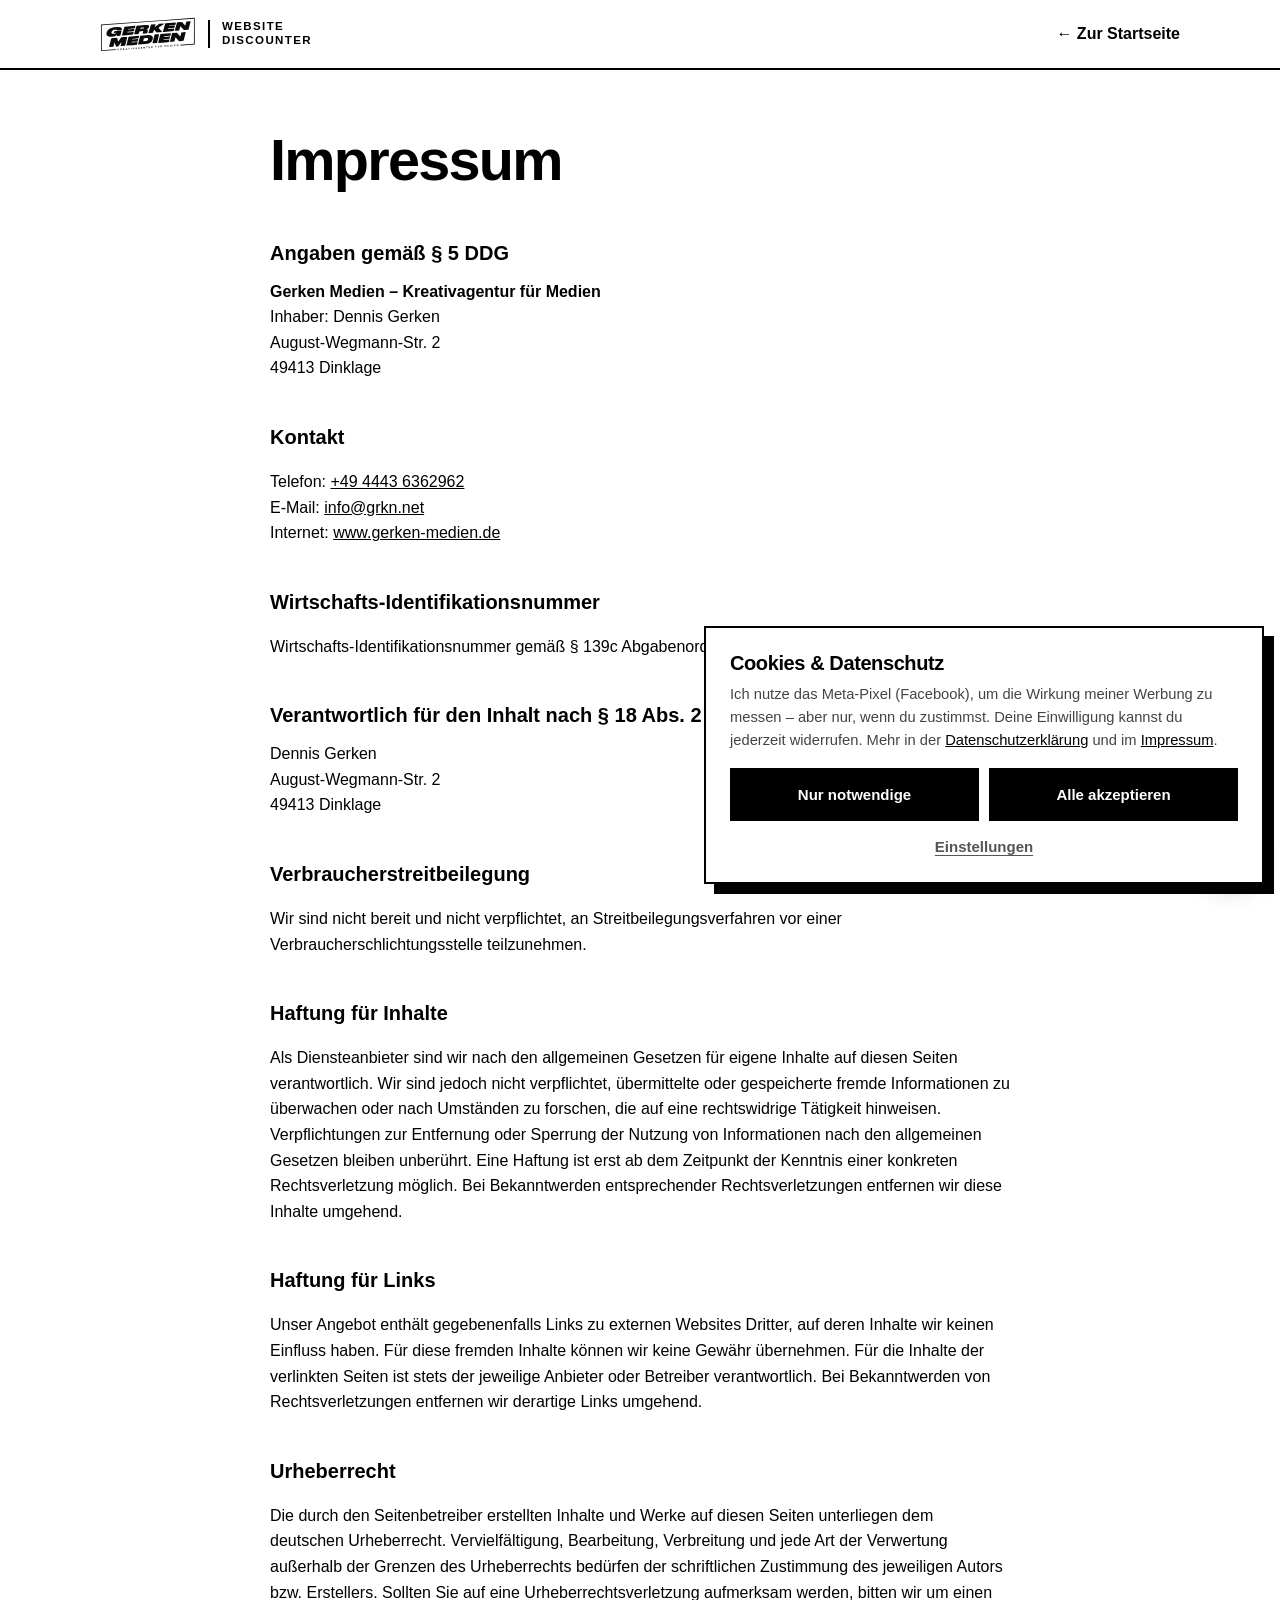
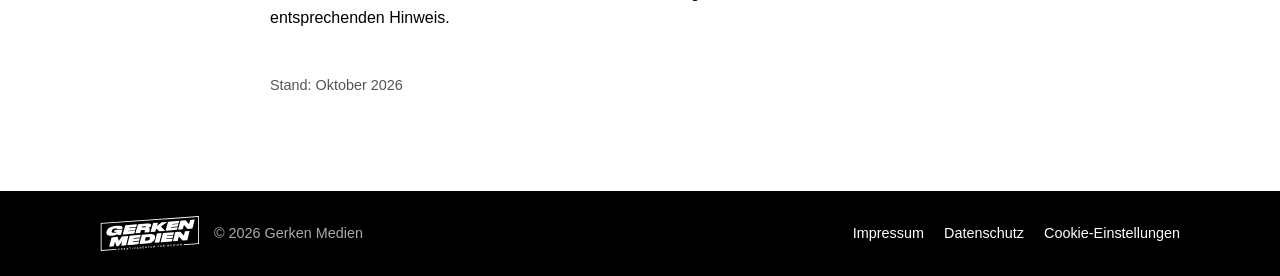
<file: impressum.html>
<!doctype html>
<html lang="de">
<head>
<meta charset="utf-8">
<meta name="viewport" content="width=device-width, initial-scale=1">
<title>Impressum – Website Discounter | Gerken Medien</title>
<meta name="robots" content="noindex, follow">
<link rel="icon" href="favicon.svg" type="image/svg+xml">
<style>
*{box-sizing:border-box}
body{margin:0;font-family:-apple-system,BlinkMacSystemFont,"Segoe UI","Helvetica Neue",Arial,sans-serif;color:#000;background:#fff;line-height:1.6}
a{color:inherit}
.wrap{max-width:780px;margin:0 auto;padding:0 20px}
header{border-bottom:2px solid #000}
header .wrap{max-width:1120px;display:flex;align-items:center;justify-content:space-between;height:68px}
.brand{display:flex;align-items:center;gap:12px;text-decoration:none}
.brand img{width:96px;display:block}
.brand span{border-left:2px solid #000;padding-left:12px;font-size:.72rem;font-weight:800;letter-spacing:.12em;line-height:1.2;text-transform:uppercase}
.back{font-weight:700;text-decoration:none}
main{padding:60px 0 80px}
h1{font-size:clamp(2rem,8vw,3.6rem);overflow-wrap:break-word;hyphens:auto;letter-spacing:-.03em;line-height:1.05;margin:0 0 .8em}
h2{font-size:1.25rem;margin:2em 0 .5em}
address{font-style:normal}
.stand{margin-top:3em;color:#555;font-size:.9rem}
footer{background:#000;color:#aaa;padding:24px 0;font-size:.9rem}
footer .wrap{max-width:1120px;display:flex;justify-content:space-between;align-items:center;flex-wrap:wrap;gap:16px}
footer img{width:100px;display:block}
footer nav a{color:#fff;text-decoration:none;margin-left:20px}
</style>
</head>
<body>

<header>
<div class="wrap">
<a class="brand" href="./"><img src="img/logo.svg" alt="Gerken Medien" width="96" height="35"><span>Website<br>Discounter</span></a>
<a class="back" href="./">← Zur Startseite</a>
</div>
</header>

<main>
<div class="wrap">
<h1>Impressum</h1>

<h2>Angaben gemäß § 5 DDG</h2>
<address>
<strong>Gerken Medien – Kreativagentur für Medien</strong><br>
Inhaber: Dennis Gerken<br>
August-Wegmann-Str. 2<br>
49413 Dinklage
</address>

<h2>Kontakt</h2>
<p>Telefon: <a href="tel:+4944436362962">+49 4443 6362962</a><br>
E-Mail: <a href="mailto:info@grkn.net">info@grkn.net</a><br>
Internet: <a href="https://www.gerken-medien.de">www.gerken-medien.de</a></p>

<h2>Wirtschafts-Identifikationsnummer</h2>
<p>Wirtschafts-Identifikationsnummer gemäß § 139c Abgabenordnung: DE430947120-00001</p>

<h2>Verantwortlich für den Inhalt nach § 18 Abs. 2 MStV</h2>
<address>Dennis Gerken<br>August-Wegmann-Str. 2<br>49413 Dinklage</address>

<h2>Verbraucherstreitbeilegung</h2>
<p>Wir sind nicht bereit und nicht verpflichtet, an Streitbeilegungsverfahren vor einer Verbraucherschlichtungsstelle teilzunehmen.</p>

<h2>Haftung für Inhalte</h2>
<p>Als Diensteanbieter sind wir nach den allgemeinen Gesetzen für eigene Inhalte auf diesen Seiten verantwortlich. Wir sind jedoch nicht verpflichtet, übermittelte oder gespeicherte fremde Informationen zu überwachen oder nach Umständen zu forschen, die auf eine rechtswidrige Tätigkeit hinweisen. Verpflichtungen zur Entfernung oder Sperrung der Nutzung von Informationen nach den allgemeinen Gesetzen bleiben unberührt. Eine Haftung ist erst ab dem Zeitpunkt der Kenntnis einer konkreten Rechtsverletzung möglich. Bei Bekanntwerden entsprechender Rechtsverletzungen entfernen wir diese Inhalte umgehend.</p>

<h2>Haftung für Links</h2>
<p>Unser Angebot enthält gegebenenfalls Links zu externen Websites Dritter, auf deren Inhalte wir keinen Einfluss haben. Für diese fremden Inhalte können wir keine Gewähr übernehmen. Für die Inhalte der verlinkten Seiten ist stets der jeweilige Anbieter oder Betreiber verantwortlich. Bei Bekanntwerden von Rechtsverletzungen entfernen wir derartige Links umgehend.</p>

<h2>Urheberrecht</h2>
<p>Die durch den Seitenbetreiber erstellten Inhalte und Werke auf diesen Seiten unterliegen dem deutschen Urheberrecht. Vervielfältigung, Bearbeitung, Verbreitung und jede Art der Verwertung außerhalb der Grenzen des Urheberrechts bedürfen der schriftlichen Zustimmung des jeweiligen Autors bzw. Erstellers. Sollten Sie auf eine Urheberrechtsverletzung aufmerksam werden, bitten wir um einen entsprechenden Hinweis.</p>

<p class="stand">Stand: Oktober 2026</p>
</div>
</main>

<footer>
<div class="wrap">
<div style="display:flex;align-items:center;gap:14px"><img src="img/logo-weiss.svg" alt="Gerken Medien" width="100" height="37"><span>© 2026 Gerken Medien</span></div>
<nav><a href="impressum.html">Impressum</a><a href="datenschutz.html">Datenschutz</a><a href="#" data-consent-open>Cookie-Einstellungen</a></nav>
</div>
</footer>
<script src="consent.js?v=1" defer></script>
<script src="whatsapp.js?v=2" defer></script>
</body>
</html>
</file>
<file: .agents/skills/design-taste-frontend/assets/ui/base.css>
/*
  taste-skill UI fragment kit - shared base.
  Small pieces of real product UI, set on an effect ground inside a card's inset panel.
  The standard (references/cards.md): true product scale (13px text, 12px meta, never under 11px).
  A fragment is a picture of a product's screen, so the page's 13px floor (VI-05) does not apply
  inside .ui; every word the page itself says (titles, lines, labels, captions) keeps 13px or more.
  The rest:
  real-looking data, crisp 1px borders, radius 10-12, a soft layered shadow, one accent touch
  (the agent's mark is the ink, so the accent stays free for that one touch).

  Styled only by custom properties set by the page:
    --ui-font, --ui-mono, --ui-radius
    --fx-bg (the fragment's own surface), --fx-surface, --fx-ink, --fx-muted, --fx-accent, --fx-accent-ink
  Light or dark is read from --fx-bg itself (relative colour), so a fragment needs no theme class.
  Every size sits on a 4px grid. Loops stop under prefers-reduced-motion (the JS shows a still state).
*/
:where(.ui) {
  --u-bg: var(--fx-bg, #ffffff);
  --u-surface: var(--fx-surface, #f4f4f3);
  --u-ink: var(--fx-ink, #111111);
  --u-muted: var(--fx-muted, #6b6b6b);
  --u-accent: var(--fx-accent, #e8571f);
  --u-accent-ink: var(--fx-accent-ink, #ffffff);
  --u-r: var(--ui-radius, 12px);
  --u-r2: max(4px, calc(var(--u-r) - 4px));
  --u-r3: max(4px, calc(var(--u-r) - 6px));

  /* lines and fills, all mixed from the palette */
  --u-line: color-mix(in oklab, var(--u-ink) 9%, transparent);
  --u-line-2: color-mix(in oklab, var(--u-ink) 15%, transparent);
  --u-border: color-mix(in oklab, var(--u-ink) 12%, transparent);
  --u-fill: color-mix(in oklab, var(--u-ink) 3.5%, var(--u-bg));
  --u-fill-2: color-mix(in oklab, var(--u-ink) 7%, var(--u-bg));
  --u-fill-3: color-mix(in oklab, var(--u-ink) 11%, var(--u-bg));
  --u-text-2: color-mix(in oklab, var(--u-ink) 80%, var(--u-bg));
  --u-soft: color-mix(in oklab, var(--u-muted) 80%, var(--u-bg));
  --u-tint: color-mix(in oklab, var(--u-accent) 13%, var(--u-bg));
  --u-tint-2: color-mix(in oklab, var(--u-accent) 24%, var(--u-bg));
  --u-accent-text: color-mix(in oklab, var(--u-accent) 74%, var(--u-ink));
  --u-skel: color-mix(in oklab, var(--u-ink) 10%, var(--u-bg));
  /* a brand tile is light on every surface, so a logo keeps its own colours (references/icons.md) */
  --u-tile: #ffffff;
  --u-tile-edge: inset 0 0 0 1px rgb(0 0 0 / 0.09), 0 1px 2px rgb(0 0 0 / 0.12);

  /* depth: shadows grow and a top highlight appears as the fragment surface gets darker */
  --u-sh: rgb(0 0 0 / 0.14);
  --u-sh: oklch(from var(--u-bg) 0 0 0 / calc(0.5 - l * 0.38));
  --u-hi: transparent;
  --u-hi: oklch(from var(--u-bg) 1 0 0 / clamp(0, calc(0.11 - l * 0.11), 0.09));
  --u-shadow:
    inset 0 1px 0 var(--u-hi),
    0 1px 1px color-mix(in oklab, var(--u-sh) 40%, transparent),
    0 2px 4px -1px color-mix(in oklab, var(--u-sh) 45%, transparent),
    0 12px 24px -8px color-mix(in oklab, var(--u-sh) 80%, transparent),
    0 32px 64px -24px var(--u-sh);
  --u-shadow-sm:
    inset 0 1px 0 var(--u-hi),
    0 1px 2px color-mix(in oklab, var(--u-sh) 55%, transparent),
    0 6px 16px -6px color-mix(in oklab, var(--u-sh) 80%, transparent);
  --u-ease: var(--ease, cubic-bezier(.2, .8, .2, 1));   /* the page's one UI ease-out (system.css --ease) */
  /* the name is older than the rule: a strong ease-out that lands softly and never passes its mark (no overshoot, motion.md) */
  --u-spring: cubic-bezier(.22, 1, .36, 1);

  font-family: var(--ui-font, system-ui, -apple-system, "Segoe UI", sans-serif);
  font-size: 13px;
  line-height: 20px;
  font-weight: 400;
  color: var(--u-ink);
  -webkit-font-smoothing: antialiased;
  font-feature-settings: "tnum" 1, "cv11" 1;
  text-align: left;
  letter-spacing: -0.003em;
  box-sizing: border-box;
}
:where(.ui) *, :where(.ui) *::before, :where(.ui) *::after { box-sizing: border-box; }
/* a fragment never runs out of its panel on its own: on a narrow panel it narrows; a placement that
   crops it on purpose (cards.css, from 640px: every placement but .at-center) lifts this */
[data-ui] { max-width: 100%; }
/* fragments use div and span for text so page rules like `.card p` cannot reach them */
.ui :where(ul, ol, li, figure, blockquote, article, aside, nav) { margin: 0; padding: 0; list-style: none; }
.ui :where(mark) { background: none; color: inherit; }
:where(.ui) button { font: inherit; color: inherit; background: none; border: 0; padding: 0; margin: 0; cursor: default; }
:where(.ui) svg { display: block; flex: none; }

/* ---------------------------------------------------------------- the window every fragment sits in */
.ui-panel {
  position: relative;
  background: var(--u-bg);
  border: 1px solid var(--u-border);
  border-radius: var(--u-r);
  box-shadow: var(--u-shadow);
  max-width: 100%;
}
.ui-head {
  display: flex; align-items: center; gap: 8px;
  height: 44px; padding: 0 12px 0 16px;
  border-bottom: 1px solid var(--u-line);
}
.ui-title { font-size: 13px; font-weight: 500; line-height: 20px; white-space: nowrap; }
.ui-meta { font-size: 13px; line-height: 16px; color: var(--u-muted); white-space: nowrap; }
.ui-spacer { flex: 1; }
.ui-sep { width: 1px; height: 16px; background: var(--u-line-2); flex: none; }

/* window chrome: three quiet dots and a centred title */
.ui-dots { display: flex; gap: 6px; flex: none; }
.ui-dots i { width: 10px; height: 10px; border-radius: 50%; background: var(--u-fill-3); box-shadow: inset 0 0 0 0.5px var(--u-line); }

/* ---------------------------------------------------------------- controls */
/* the primary button is the ink (as on figma.com and x.ai); the accent is kept for one touch */
.ui-btn {
  display: inline-flex; align-items: center; justify-content: center; gap: 6px; flex: none;
  height: 28px; padding: 0 10px; border-radius: max(6px, var(--u-r3));
  font-size: 13px; font-weight: 500; line-height: 1; white-space: nowrap;
  background: var(--u-ink); color: var(--u-bg);
  box-shadow: inset 0 1px 0 color-mix(in oklab, var(--u-bg) 14%, transparent), 0 1px 2px color-mix(in oklab, var(--u-sh) 60%, transparent);
  transition: transform 160ms var(--u-ease), background-color 200ms var(--u-ease), color 200ms var(--u-ease);
}
.ui-btn--accent { background: var(--u-accent); color: var(--u-accent-ink); }
.ui-btn--ghost { background: var(--u-bg); color: var(--u-ink); box-shadow: inset 0 0 0 1px var(--u-line-2), 0 1px 2px color-mix(in oklab, var(--u-sh) 30%, transparent); }
.ui-btn--quiet { background: transparent; color: var(--u-muted); box-shadow: none; }
.ui-btn--sm { height: 24px; padding: 0 8px; font-size: 13px; }
.ui-btn .ui-icon { width: 14px; height: 14px; }
.ui-btn.is-pressed { transform: scale(0.96); }

/* status: a dot and a word; quiet by default, the accent only where something is happening */
.ui-chip {
  display: inline-flex; align-items: center; gap: 6px; flex: none;
  height: 22px; padding: 0 8px; border-radius: 6px;
  font-size: 13px; font-weight: 500; line-height: 1; white-space: nowrap;
  background: var(--u-fill); color: var(--u-muted); box-shadow: inset 0 0 0 1px var(--u-line);
}
.ui-chip::before { content: ""; width: 6px; height: 6px; border-radius: 50%; background: currentColor; opacity: 0.55; flex: none; }
.ui-chip--plain::before { display: none; }
.ui-chip--accent { background: var(--u-tint); color: var(--u-accent-text); box-shadow: inset 0 0 0 1px color-mix(in oklab, var(--u-accent) 22%, transparent); }
.ui-chip--accent::before { background: var(--u-accent); opacity: 1; }
.ui-chip--ink { color: var(--u-ink); }
.ui-chip--ink::before { opacity: 1; }
.ui-chip--live::before { animation: ui-live 1.6s var(--u-ease) infinite; }
.ui-chip svg { width: 12px; height: 12px; margin: 0 -1px 0 -2px; }
.ui-chip:has(svg)::before { display: none; }
@keyframes ui-live { 0%, 100% { opacity: 1; } 50% { opacity: 0.35; } }

.ui-dot { width: 6px; height: 6px; border-radius: 50%; background: var(--u-accent); flex: none; }
.ui-kbd {
  display: inline-grid; place-items: center; min-width: 20px; height: 20px; padding: 0 5px; border-radius: 5px;
  font: 500 13px/1 var(--ui-font, inherit); color: var(--u-muted);
  background: var(--u-bg); box-shadow: inset 0 0 0 1px var(--u-line-2), inset 0 -1px 0 var(--u-line);
}
.ui-icon { width: 16px; height: 16px; fill: none; stroke: currentColor; stroke-width: 1.5; stroke-linecap: round; stroke-linejoin: round; }

/* people: initials on a quiet tone, five tones that never reach violet */
.ui-avatar {
  --h: 60;
  display: grid; place-items: center; flex: none;
  width: 24px; height: 24px; border-radius: 50%;
  font-size: 13px; font-weight: 600; line-height: 1; letter-spacing: -0.02em;
  background: color-mix(in oklab, oklch(0.74 0.08 var(--h)) 34%, var(--u-bg));
  color: color-mix(in oklab, oklch(0.5 0.09 var(--h)) 70%, var(--u-ink));
  box-shadow: inset 0 0 0 1px color-mix(in oklab, oklch(0.6 0.08 var(--h)) 22%, transparent);
}
.ui-avatar[data-tone="1"] { --h: 40; }
.ui-avatar[data-tone="2"] { --h: 85; }
.ui-avatar[data-tone="3"] { --h: 150; }
.ui-avatar[data-tone="4"] { --h: 220; }
.ui-avatar[data-tone="5"] { --h: 20; }
.ui-avatar--md { width: 32px; height: 32px; font-size: 13px; }
.ui-avatar--accent { background: var(--u-accent); color: var(--u-accent-ink); box-shadow: none; }

/* the product's own mark (an assistant, a bot): an ink disc with a four-point spark. It is the ink,
   not the accent, so a fragment's one accent touch stays free for its status */
.ui-agent {
  position: relative; display: block; flex: none; width: 24px; height: 24px; border-radius: 50%;
  background: var(--u-ink);
  box-shadow: inset 0 0 0 1px color-mix(in oklab, var(--u-bg) 12%, transparent), inset 0 1px 0 color-mix(in oklab, #fff 16%, transparent);
}
.ui-agent::after {
  content: ""; position: absolute; inset: 26%; background: var(--u-bg);
  -webkit-mask: url("data:image/svg+xml,%3Csvg xmlns='http://www.w3.org/2000/svg' viewBox='0 0 16 16'%3E%3Cpath d='M8 .8c.5 4.3 2.9 6.7 7.2 7.2-4.3.5-6.7 2.9-7.2 7.2C7.5 10.9 5.1 8.5.8 8 5.1 7.5 7.5 5.1 8 .8z'/%3E%3C/svg%3E") center / contain no-repeat;
          mask: url("data:image/svg+xml,%3Csvg xmlns='http://www.w3.org/2000/svg' viewBox='0 0 16 16'%3E%3Cpath d='M8 .8c.5 4.3 2.9 6.7 7.2 7.2-4.3.5-6.7 2.9-7.2 7.2C7.5 10.9 5.1 8.5.8 8 5.1 7.5 7.5 5.1 8 .8z'/%3E%3C/svg%3E") center / contain no-repeat;
}

/* skeleton lines for the parts of a window that are only context */
.ui-skel { display: block; height: 6px; border-radius: 3px; background: var(--u-skel); }

/* ---------------------------------------------------------------- brand marks */
/* Real brand icons are local files (icons/, written by scripts/icons.mjs fetch; icons-credits.json lists them): no page calls
   a CDN for an icon. A mark on a tile (.ui-logo, .ui-file__icon, .ui-field__tile, .ui-diff__tool, .ui-pipe__tool) is a colour
   file as <img src="icons/notion.svg" alt="">, the path as printed by fetch for the page that holds it. A small mark inline beside
   text stays in the ink: the one-colour inline <svg class="ui-brand" aria-hidden="true"> that fetch --mono prints. */
.ui-brand { display: block; flex: none; width: 18px; height: 18px; }
svg.ui-brand { fill: currentColor; color: var(--u-ink); }
.ui-brand--ink { color: var(--u-ink); }
/* a brand logo on a small tile: the tile is light on every surface and the logo in its own colours */
.ui-logo {
  display: grid; place-items: center; flex: none;
  width: 40px; height: 40px; border-radius: var(--u-r2);
  background: var(--u-tile); box-shadow: var(--u-tile-edge);
}
.ui-logo img, .ui-file__icon img, .ui-field__tile img, .ui-diff__tool img, .ui-pipe__tool img { display: block; flex: none; object-fit: contain; }
.ui-logo :is(svg, img, .ui-brand) { width: 20px; height: 20px; }
.ui-logo--sm { width: 32px; height: 32px; border-radius: max(6px, var(--u-r3)); }
.ui-logo--sm :is(svg, img, .ui-brand) { width: 16px; height: 16px; }
.ui-logo--lg { width: 56px; height: 56px; border-radius: var(--u-r); }
.ui-logo--lg :is(svg, img, .ui-brand) { width: 28px; height: 28px; }

/* ---------------------------------------------------------------- the pointer */
.ui-pointer {
  position: absolute; left: 0; top: 0; z-index: 5;
  width: 20px; height: 20px; pointer-events: none;
  filter: drop-shadow(0 1px 1px rgb(0 0 0 / 0.25)) drop-shadow(0 3px 6px rgb(0 0 0 / 0.2));
  will-change: transform;
}
.ui-pointer svg { width: 20px; height: 20px; }
/* a named pointer (a person or the agent working in the product) */
.ui-pointer__name {
  position: absolute; left: 14px; top: 18px; height: 20px; padding: 0 7px; border-radius: 6px 10px 10px 10px;
  font: 500 13px/20px var(--ui-font, inherit); white-space: nowrap;
  background: var(--u-accent); color: var(--u-accent-ink);
}
.ui-ring {
  position: absolute; left: 0; top: 0; width: 28px; height: 28px; margin: -14px 0 0 -14px; border-radius: 50%;
  border: 1.5px solid var(--u-accent); opacity: 0; pointer-events: none; z-index: 4;
}
.ui-ring.is-on { animation: ui-ring 520ms var(--u-ease) forwards; }
@keyframes ui-ring { from { opacity: 0.8; transform: var(--at) scale(0.4); } to { opacity: 0; transform: var(--at) scale(1.5); } }

@keyframes ui-spin { to { transform: rotate(360deg); } }
.ui-spin {
  display: inline-block; width: 12px; height: 12px; border-radius: 50%; flex: none;
  border: 1.5px solid color-mix(in oklab, currentColor 30%, transparent); border-top-color: currentColor;
  animation: ui-spin 700ms linear infinite;
}

/* ---------------------------------------------------------------- held, paused */
/* a fragment held on its finished picture (data-ui-still, its cycles done) shows nothing that moves:
   no caret, spinner or pulse runs on in a still picture */
.is-ui-held, .is-ui-held *, .is-ui-held *::before, .is-ui-held *::after { animation: none !important; }
.is-ui-paused, .is-ui-paused *, .is-ui-paused *::before, .is-ui-paused *::after { animation-play-state: paused !important; }

/* the pause button ui.loop puts by a looping fragment (and an object from assets/objects, as
   .loop-pause): a solid disc in the page colours (never a see-through blur), 32px in a 44px hit area,
   the same as components' .cx-pause and system.css. In a card it sits beside the title (ui.js sets its
   top and right; the title keeps 44px clear), in a panel outside a card 12px in from the bottom-right
   corner, and with no panel under the fragment, in 44px kept free below it. */
button.ui-pause.ui-pause, button.loop-pause {
  position: absolute; right: 12px; bottom: 12px; z-index: 6; display: grid; place-items: center;
  width: 32px; height: 32px; margin: 0; padding: 0; border-radius: 50%; cursor: pointer;
  border: 1px solid color-mix(in oklab, var(--ink, #111) 16%, transparent);
  background: var(--bg, #fff); color: var(--ink, #111);
  box-shadow: 0 1px 2px rgb(0 0 0 / 0.12), 0 4px 12px -4px rgb(0 0 0 / 0.28);
  opacity: 0.88; transition: opacity 200ms ease, border-color 200ms ease;
  -webkit-tap-highlight-color: transparent;
}
button.ui-pause.ui-pause--title { bottom: auto; box-shadow: none; opacity: 1; }
button.ui-pause.ui-pause--below { right: 0; bottom: 6px; box-shadow: none; }
.ui-pause-beside { padding-right: 44px; }
button:is(.ui-pause, .loop-pause)::before { content: ""; position: absolute; inset: -6px; border-radius: 50%; }
button:is(.ui-pause, .loop-pause):is(:hover, :focus-visible) { opacity: 1; border-color: color-mix(in oklab, var(--ink, #111) 32%, transparent); }
button:is(.ui-pause, .loop-pause):focus-visible { outline: 2px solid var(--ink, #111); outline-offset: 2px; }
button:is(.ui-pause, .loop-pause) svg { display: block; width: 14px; height: 14px; fill: currentColor; }
button:is(.ui-pause, .loop-pause).is-paused svg, button.loop-pause[aria-pressed="true"] svg { margin-left: 1px; }
@media (forced-colors: active) { button.ui-pause.ui-pause, button.loop-pause { border-color: ButtonText; } }

@media (prefers-reduced-motion: reduce) {
  :where(.ui) *, :where(.ui) *::before, :where(.ui) *::after { transition-duration: 0ms !important; animation: none !important; }
  button.ui-pause.ui-pause, button.loop-pause { display: none; }
}
</file>
<file: .agents/skills/design-taste-frontend/assets/ui/cards.css>
/*
  taste-skill feature cards - the card, its inset panel and where a fragment sits on it.
  The rules and their reasons are in references/cards.md. Link after system.css (it refines .card
  and .panel there) or on its own with these tokens on a ground:
    --bg (page), --card (one step off the page), --ink, --muted, --accent, --accent-ink,
    --font-text, --font-mono
  Fragments in a panel take --fx-* from .stage (set below from the same tokens).
*/

/* ---------------------------------------------------------------- the card */
.card {
  --c-r: 20px;                      /* card radius */
  --c-pad: 28px;                    /* text padding = the panel's side inset */
  --c-gap: 8px;                     /* an inset panel's margin; its radius is --c-r minus this */
  --c-border: color-mix(in oklab, var(--ink) 8%, transparent);
  --c-text: color-mix(in oklab, var(--ink) 84%, var(--card));   /* card text: the ink, a touch softer than titles */
  --c-hi: oklch(from var(--card) 1 0 0 / clamp(0, calc(0.09 - l * 0.09), 0.07));
  --c-sh: oklch(from var(--card) 0 0 0 / calc(0.07 - l * 0.04));
  position: relative; display: flex; flex-direction: column; min-width: 0;
  padding: var(--c-pad); border-radius: var(--c-r);
  background: var(--card); color: var(--ink);
  border: 1px solid var(--c-border);
  box-shadow: inset 0 1px 0 var(--c-hi), 0 1px 2px var(--c-sh);
  overflow: clip;
  gap: 0;
}
@media (min-width: 1024px) { .card { --c-pad: 32px; } }
@media (max-width: 639px) { .card { --c-r: 18px; --c-pad: 20px; } }

.card > h3, .card__title {
  margin: 0; font-family: var(--font-text); font-size: 18px; line-height: 26px; font-weight: 560;
  letter-spacing: -0.012em; color: var(--ink); text-wrap: balance;
}
/* the two lines under a title: 16px in the ink (a touch softer than the title), never small grey text */
.card > p, .card__text {
  margin: 8px 0 0; font-size: 16px; line-height: 24px; color: var(--c-text);
  max-width: 46ch; text-wrap: pretty;
}
/* two muted lines keep one height in a row so the panels line up; only where cards sit side by side
   (below 1024px a row is one column, and the held line would be an empty gap) */
@media (min-width: 1024px) { .card--row > p { min-height: 2lh; } }
.card__link {
  display: inline-flex; align-items: center; gap: 6px; margin-top: 16px; width: max-content;
  font-size: 15px; font-weight: 500; line-height: 22px; color: var(--ink); text-decoration: none;
}
.card__link svg { width: 14px; height: 14px; transition: transform 200ms cubic-bezier(.2,.7,.2,1); }
.card__link:hover svg { transform: translateX(2px); }

/* ---------------------------------------------------------------- the inset panel */
/* Default (x.ai): aligned with the text column and running off the card's bottom edge.
   The effect canvas mounts on the panel (data-fx) and sits under everything in it. */
.panel {
  --p-r: 12px;
  display: block; padding: 0;
  --p-h: clamp(264px, 22vw + 8px, 340px);
  position: relative; isolation: isolate; overflow: clip;
  min-height: var(--p-h); flex: 1 0 auto;
  border-radius: var(--p-r) var(--p-r) 0 0;
  background: color-mix(in oklab, var(--ink) 4%, var(--card));
}
/* a panel with no effect mounted stands on the page's lit ground (system.css --ground-*: sand, sky,
   sage, painting), never a grey a shade off the white UI on it: flat on kind other (cafes, shops,
   studios); on a tech page (site-kind tech, software or gaming) a soft mesh of the ground's own tones,
   the Figma tile, with no grain (grain or texture would be the page's one effect). A [data-fx] panel
   draws its effect instead. */
.panel:not([data-fx], .panel--device) { background: var(--ground-bg, #d9ccb7); }
:root:has(meta[name="site-kind"]:is([content="tech"], [content="software"], [content="gaming"])) .panel:not([data-fx], .panel--device) {
  background-color: var(--ground-bg, #d9ccb7);
  background-image:
    radial-gradient(70% 90% at 12% 0%, color-mix(in oklab, var(--ground-surface, #e9e0d2) 92%, white), transparent 70%),
    radial-gradient(60% 80% at 100% 100%, color-mix(in oklab, var(--ground-accent, #a8794a) 34%, var(--ground-bg, #d9ccb7)), transparent 72%),
    radial-gradient(50% 60% at 85% 10%, color-mix(in oklab, var(--ground-surface, #e9e0d2) 60%, transparent), transparent 70%);
}
.card > .panel { margin-top: 32px; margin-bottom: calc(-1 * var(--c-pad) - 1px); }
.card > .panel--device { margin-top: 24px; }
/* system.css spaces the text above a panel itself; here the panel carries the 32px */
.card > :has(+ .panel) { margin-bottom: 0; }
/* a crisp 1px edge over the ground and over any fragment it crops */
.panel::after {
  content: ""; position: absolute; inset: 0; z-index: 4; pointer-events: none; border-radius: inherit;
  box-shadow: inset 0 0 0 1px color-mix(in oklab, var(--ink) 7%, transparent), inset 0 1px 0 color-mix(in oklab, var(--ink) 4%, transparent);
}
/* the vignette that calms the ground where the fragment sits (--vx, --vy: its centre) */
.panel::before {
  content: ""; position: absolute; inset: 0; z-index: 0; pointer-events: none; width: auto; padding: 0;
  background: radial-gradient(ellipse 70% 62% at var(--vx, 50%) var(--vy, 62%),
    color-mix(in oklab, var(--calm, var(--card)) var(--calm-k, 34%), transparent), transparent 72%);
}
/* inset on all sides by --c-gap; nested radius */
.card > .panel--inset {
  margin: 32px calc(var(--c-gap) - var(--c-pad)) calc(var(--c-gap) - var(--c-pad));
  border-radius: calc(var(--c-r) - var(--c-gap));
}
/* runs to the card's side and bottom edges (Figma's image band); the card's corners clip it */
.card > .panel--flush {
  margin: 32px calc(-1 * var(--c-pad) - 1px) calc(-1 * var(--c-pad) - 1px);
  border-radius: 0;
}
.panel--flush::after { box-shadow: inset 0 1px 0 color-mix(in oklab, var(--ink) 7%, transparent); }
/* the panel on top, the caption under it (tall cards) */
.card > .panel--top {
  order: -1; margin: calc(var(--c-gap) - var(--c-pad)) calc(var(--c-gap) - var(--c-pad)) 24px;
  border-radius: calc(var(--c-r) - var(--c-gap)); flex: none; min-height: 0; aspect-ratio: 1 / 1;
}
.panel--top.panel--wide { aspect-ratio: 4 / 3; }

/* a device (x.ai's "Computer" card): a status row, then the ground as its screen. The row sits on the
   card itself, not in a frame of its own, so the card stays two levels deep (card > picture > UI) */
.panel--device { display: flex; padding: 0; flex-direction: column; background: none; overflow: visible; isolation: auto; border-radius: 0; }
.panel--device::before, .panel--device::after { display: none; }
.panel__bar {
  display: flex; align-items: center; gap: 8px; height: 32px; margin-bottom: 12px; padding: 0; flex: none;
  font: 500 13px/20px var(--font-text); color: var(--ink);
}
.panel__bar .muted { color: var(--muted); font-weight: 400; }
.panel__bar .sp { flex: 1; }
/* the bar's status is quiet ink: the accent belongs to the one status inside the screen */
.panel__status {
  display: inline-flex; align-items: center; gap: 6px; height: 22px; padding: 0 8px; border-radius: 6px;
  font: 500 var(--t-label)/1 var(--font-text); color: var(--ink);
  background: color-mix(in oklab, var(--ink) 6%, transparent); box-shadow: inset 0 0 0 1px color-mix(in oklab, var(--ink) 8%, transparent);
}
.panel__bar .ui-agent { width: 20px; height: 20px; --u-ink: var(--ink); --u-bg: var(--card); }
/* a still dot: the bar's status never spins on its own (the moving part is the screen's one loop) */
.panel__status i { width: 6px; height: 6px; border-radius: 50%; background: currentColor; opacity: 0.7; }
.panel__screen {
  position: relative; isolation: isolate; overflow: clip; flex: 1;
  margin: 0; border-radius: var(--p-r) var(--p-r) 0 0;
  background: color-mix(in oklab, var(--ink) 4%, var(--card));
}
.panel__screen::after {
  content: ""; position: absolute; inset: 0; z-index: 4; pointer-events: none; border-radius: inherit;
  box-shadow: inset 0 0 0 1px color-mix(in oklab, var(--ink) 7%, transparent);
}
.panel__screen::before {
  content: ""; position: absolute; inset: 0; z-index: 0; pointer-events: none;
  background: radial-gradient(ellipse 70% 62% at var(--vx, 50%) var(--vy, 70%),
    color-mix(in oklab, var(--calm, #000) var(--calm-k, 30%), transparent), transparent 72%);
}

/* ---------------------------------------------------------------- where a fragment sits */
/* .stage holds the fragment(s) and gives them their palette: the fragment surface is one step
   lighter than the card on dark grounds and white on light ones */
.stage, .panel > .stage, .panel__screen > .stage {
  position: absolute; inset: 0; z-index: 1; max-width: none;
  --ui-font: var(--font-text); --ui-mono: var(--font-mono); --ui-radius: 12px;
  /* the fragment surface: white on a light card, one step lighter than a dark card (--frag overrides) */
  --fx-bg: var(--frag, oklch(from var(--card) clamp(calc(l + 0.05), calc((l - 0.5) * 1000), 1) calc(c * 0.5) h));
  --fx-surface: var(--card); --fx-ink: var(--ink); --fx-muted: var(--muted);
  --fx-accent: var(--accent); --fx-accent-ink: var(--accent-ink);
}
.stage > * { position: absolute; max-width: none; }
/* from 640px a fragment keeps its true width and is cropped by the panel, never squeezed to fit
   (on a phone it takes the panel's width instead: see the end of this block) */
@media (min-width: 640px) { .stage > :not(.at-center) > [data-ui] { max-width: none; } }
/* a fragment cut by the panel's edge dissolves into the ground over its last --fade-h (64px; 40px for a
   short panel) instead of being sliced through a line of text (edge-fade-dissolve, 14 of 41 sites).
   The fade only ever covers context: the fragment's point (the row that changes, the number, the
   button) sits above it. */
.stage { --fade-h: 64px; }
.stage--fade-b { -webkit-mask: linear-gradient(to bottom, #000 calc(100% - var(--fade-h)), transparent calc(100% - 4px)); mask: linear-gradient(to bottom, #000 calc(100% - var(--fade-h)), transparent calc(100% - 4px)); }
.stage--fade-r { -webkit-mask: linear-gradient(to right, #000 calc(100% - 72px), transparent calc(100% - 4px)); mask: linear-gradient(to right, #000 calc(100% - 72px), transparent calc(100% - 4px)); }
.stage--fade-br {
  -webkit-mask: linear-gradient(to bottom, #000 calc(100% - var(--fade-h)), transparent calc(100% - 4px)), linear-gradient(to right, #000 calc(100% - 72px), transparent calc(100% - 4px));
  -webkit-mask-composite: source-in;
  mask: linear-gradient(to bottom, #000 calc(100% - var(--fade-h)), transparent calc(100% - 4px)), linear-gradient(to right, #000 calc(100% - 72px), transparent calc(100% - 4px));
  mask-composite: intersect;
}
/* anchored at the top-left inset, cut by the right and bottom edges (19 of 41 sites) */
.at-corner { left: var(--ax, 32px); top: var(--ay, 32px); }
/* anchored at the top-right inset, cut by the bottom only: on a narrow panel it narrows to the panel
   minus both insets rather than run out of the left edge through its text */
.at-right { right: var(--ax, 32px); top: var(--ay, 32px); max-width: calc(100% - 2 * var(--ax, 32px)); }
.stage > .at-right > :is([data-ui], .ui) { max-width: 100%; }
/* rising out of the bottom edge (x.ai) */
.at-rise { left: var(--ax, 18%); top: var(--ay, 48px); }
/* .to-edge: the wrapper reaches --cut (72px) past the panel's bottom edge whatever the panel's height,
   so a fragment that fills its wrapper (stat with opts.fill, a long list) is always cut on purpose and
   never by a few accidental px */
.stage > .to-edge { bottom: calc(-1 * var(--cut, 72px)); }
.stage > .to-edge > :is([data-ui], .ui) { height: 100%; }
/* .fit: the fragment takes the panel's width minus --ax on both sides instead of its own, for a narrow
   panel where a few px of overhang would cut its text (contain it, or cut it by 48px or more).
   --fit-max (its true width, e.g. 400px for chat) keeps it at that width on a wide panel, centred
   between the insets (x.ai's window rising out of the bottom edge), so it only narrows where the
   panel is too small: never a 1-23px sliver, a cut at 1024, or uneven ground at the sides */
.stage > .fit { right: var(--ax, 32px); }
.stage > .fit > :is([data-ui], .ui) { width: 100%; max-width: var(--fit-max, 100%); margin-inline: auto; }
/* .wide: a fluid fragment (files, calendar) set wider than the panel (--w), so it is cut by the right
   edge like a window, not centred with even ground round it; pair with .stage--fade-br. Whatever the
   panel's width it runs at least 64px past the right edge */
.stage > .wide { width: max(var(--w, 680px), 100% - var(--ax, 32px) + 64px); }
.stage > .wide > :is([data-ui], .ui) { width: 100%; max-width: none; }
/* a small control in the calm middle of a focal ground (Figma's Texture tile): never a window or a
   dialog. It never runs past the panel: at most the panel less 24px a side */
.at-center { left: 50%; top: 50%; translate: -50% -50%; max-width: calc(100% - 48px); }
.stage > .at-center > :is([data-ui], .ui) { max-width: 100%; }
/* a second fragment laid over the first one's edge */
.at-over { right: var(--bx, 24px); bottom: var(--by, 24px); z-index: 2; }
.at-over-l { left: var(--bx, 24px); bottom: var(--by, 24px); z-index: 2; }
/* phone: a fragment takes the panel's width minus the inset on both sides (its own width stays the upper
   bound), so it is only ever cut at the bottom, never through a line of text at the side. The desktop
   --ax and --ay are ignored here; --ay-sm sets the top. */
@media (max-width: 639px) {
  .stage > :is(.at-corner, .at-right, .at-rise) { left: var(--ax-sm, 16px); right: var(--ax-sm, 16px); top: var(--ay-sm, 24px); max-width: none; }
  .stage > :is(.at-corner, .at-right, .at-rise) > :is([data-ui], .ui) { max-width: 100%; }
  .stage > .wide { width: auto; }
  .stage > .at-center { max-width: calc(100% - 2 * var(--ax-sm, 16px)); }
  /* a dialog over a window takes the panel's width less 12px a side, never running past it */
  .stage > :is(.at-over, .at-over-l) { left: 12px; right: 12px; bottom: 16px; }
  .stage > :is(.at-over, .at-over-l) > :is([data-ui], .ui) { width: auto; max-width: 100%; }
}

/* ---------------------------------------------------------------- variants */
/* text beside the panel */
.card--split { display: grid; grid-template-columns: minmax(0, 5fr) minmax(0, 7fr); gap: 40px; align-items: stretch; }
.card--split > .card__body { display: flex; flex-direction: column; justify-content: center; padding: 16px 0; }
.card--split > .panel { margin: calc(var(--c-gap) - var(--c-pad)) calc(var(--c-gap) - var(--c-pad)) calc(var(--c-gap) - var(--c-pad)) 0; border-radius: calc(var(--c-r) - var(--c-gap)); min-height: 420px; }
@media (max-width: 899px) {
  .card--split { grid-template-columns: minmax(0, 1fr); gap: 0; }
  .card--split > .card__body { padding: 0; }
  .card--split > .panel { margin: 28px calc(var(--c-gap) - var(--c-pad)) calc(var(--c-gap) - var(--c-pad)); min-height: 360px; }
}
.card__points { display: grid; gap: 0; margin: 24px 0 0; padding: 0; list-style: none; }
.card__points li { display: flex; gap: 12px; padding: 12px 0; border-top: 1px solid var(--c-border); font-size: 16px; line-height: 24px; color: var(--c-text); }
.card__points li b { color: var(--ink); font-weight: 500; }
.card__points svg { width: 18px; height: 18px; margin-top: 3px; flex: none; color: var(--ink); }

/* the big number: filled with an effect through a blend knock-out (see cards.md) */
.knock { position: relative; isolation: isolate; display: inline-block; line-height: 0.92; }
.knock__text {
  position: relative; z-index: 1; display: block;
  font: 600 var(--knock-size, 128px)/0.92 var(--font-display, var(--font-text)); letter-spacing: -0.05em;
  background: var(--card); color: #fff; mix-blend-mode: darken; padding: 0.04em 0.06em 0.08em 0;
}
.knock--light .knock__text { color: #000; mix-blend-mode: lighten; }
/* a plain big number beside a knocked-out one: the same size and the same box, so the rows under both
   start level */
.stat__num {
  display: block; font: 600 var(--knock-size, 128px)/0.92 var(--font-display, var(--font-text)); letter-spacing: -0.05em;
  padding: 0.04em 0.06em 0.08em 0; color: var(--ink); white-space: nowrap;
}
.stat__unit { font-size: 0.32em; letter-spacing: -0.01em; color: var(--muted); font-weight: 500; margin-left: 0.2em; }
.stat__label { font-size: 16px; line-height: 24px; color: var(--c-text); }
.stat__label b { color: var(--ink); font-weight: 500; }

/* testimonial: the quote and who said it, beside one result told as a number and two bars */
.quote { margin: 0; font-family: var(--font-display, var(--font-text)); font-size: clamp(22px, 1.1vw + 12px, 28px); line-height: 1.32; letter-spacing: -0.02em; font-weight: 450; color: var(--ink); text-wrap: pretty; }
.person { display: flex; align-items: center; gap: 12px; margin-top: 28px; }
.person__logo { display: grid; place-items: center; flex: none; width: 40px; height: 40px; border-radius: 10px; color: var(--ink); background: color-mix(in oklab, var(--ink) 5%, var(--card)); box-shadow: inset 0 0 0 1px var(--c-border); }
.person__logo svg { width: 22px; height: 22px; }
.person__name { display: block; font-size: 16px; line-height: 24px; font-weight: 500; color: var(--ink); }
.person__role { display: block; font-size: 16px; line-height: 24px; color: var(--c-text); }
.result { display: flex; flex-direction: column; justify-content: space-between; gap: 32px; padding-left: 40px; border-left: 1px solid var(--c-border); }
.result__fig { font: 600 clamp(64px, 3.4vw + 24px, 88px)/0.95 var(--font-display, var(--font-text)); letter-spacing: -0.05em; color: var(--ink); }
.result__cap { margin: 12px 0 0; max-width: 28ch; font-size: 16px; line-height: 24px; color: var(--c-text); }
.result__bars { display: grid; gap: 14px; margin: 0; padding: 0; list-style: none; }
.result__bars li { display: grid; grid-template-columns: 124px minmax(0, 1fr) auto; align-items: center; gap: 12px; font-size: 16px; line-height: 24px; color: var(--c-text); }
.result__bars i { display: block; height: 8px; width: var(--w); border-radius: 4px; background: color-mix(in oklab, var(--ink) 16%, var(--card)); }
.result__bars li:last-child i { background: var(--accent); }
.result__bars b { font-weight: 500; color: var(--ink); font-variant-numeric: tabular-nums; }
@media (max-width: 1023px) { .result { padding: 28px 0 0; border-left: 0; border-top: 1px solid var(--c-border); } }

/* pricing */
.plan { gap: 0; }
/* every plan's name row is the badge's height, so prices, buttons and lists sit level across the row */
.plan__name { height: 24px; font-size: 16px; line-height: 24px; font-weight: 500; color: var(--ink); display: flex; align-items: center; gap: 8px; }
.plan__price { display: flex; align-items: baseline; gap: 6px; margin-top: 20px; font: 600 44px/1 var(--font-display, var(--font-text)); letter-spacing: -0.04em; }
.plan__price small { font: 400 14px/20px var(--font-text); letter-spacing: 0; color: var(--muted); }
.plan__for { margin-top: 12px; font-size: 16px; line-height: 24px; color: var(--c-text); min-height: 2lh; }
.plan__btn {
  display: inline-flex; align-items: center; justify-content: center; height: 40px; margin-top: 24px; border-radius: 10px;
  font: 500 14px/1 var(--font-text); text-decoration: none; color: var(--ink);
  box-shadow: inset 0 0 0 1px color-mix(in oklab, var(--ink) 16%, transparent);
}
.plan__btn--primary { background: var(--ink); color: var(--card); box-shadow: inset 0 1px 0 color-mix(in oklab, var(--card) 18%, transparent); }
.plan__list { display: grid; gap: 10px; margin: 24px 0 0; padding: 20px 0 0; list-style: none; border-top: 1px solid var(--c-border); font-size: 16px; line-height: 24px; color: var(--c-text); }
.plan__list li { display: flex; gap: 10px; }
.plan__list li::before {
  content: ""; flex: none; width: 16px; height: 16px; margin-top: 4px; background: var(--ink); opacity: 0.85;
  -webkit-mask: url("data:image/svg+xml,%3Csvg xmlns='http://www.w3.org/2000/svg' viewBox='0 0 16 16'%3E%3Cpath d='m3.5 8.4 2.8 2.8 6.2-6.4' fill='none' stroke='black' stroke-width='1.6' stroke-linecap='round' stroke-linejoin='round'/%3E%3C/svg%3E") center / 16px no-repeat;
          mask: url("data:image/svg+xml,%3Csvg xmlns='http://www.w3.org/2000/svg' viewBox='0 0 16 16'%3E%3Cpath d='m3.5 8.4 2.8 2.8 6.2-6.4' fill='none' stroke='black' stroke-width='1.6' stroke-linecap='round' stroke-linejoin='round'/%3E%3C/svg%3E") center / 16px no-repeat;
}
/* the featured plan: the same --card fill as its neighbours and a quiet accent hairline, its one accent
   touch (so the badge is quiet ink). On hover or focus a light runs once round the edge: an edge-glow
   canvas (fill 1, wash 0) mounted for that lap only, which paints the same fill under a lit border and
   then fades. Never a light that runs because the plan scrolled into view, never a comet left on one edge */
.plan.is-featured { border-color: color-mix(in oklab, var(--accent) 48%, transparent); background: var(--card); }
.plan.is-featured.is-fading > .fx-canvas { opacity: 0 !important; transition: opacity 600ms ease !important; }
.plan.is-featured .plan__badge { display: inline-flex; align-items: center; height: 22px; padding: 0 8px; border-radius: 6px; font: 500 var(--t-label)/1 var(--font-text); color: var(--ink); background: color-mix(in oklab, var(--ink) 7%, transparent); box-shadow: inset 0 0 0 1px color-mix(in oklab, var(--ink) 10%, transparent); }

/* on a phone a fragment fits the panel's width (see the placements), so it is only cut at the bottom:
   the side fades go, the bottom fade stays */
/* a phone: the card's link and the plan's button are 44px targets (the link keeps its look, its box grows round it) */
@media (max-width: 639px) { .card__link { min-height: 44px; margin-top: 5px; } .plan__btn { height: 44px; } }
@media (max-width: 639px) {
  .stage--fade-r { -webkit-mask: none; mask: none; }
  .stage--fade-b, .stage--fade-br {
    -webkit-mask: linear-gradient(to bottom, #000 calc(100% - min(56px, var(--fade-h))), transparent calc(100% - 4px));
    mask: linear-gradient(to bottom, #000 calc(100% - min(56px, var(--fade-h))), transparent calc(100% - 4px));
  }
}

@keyframes ui-spin { to { transform: rotate(360deg); } }
</file>
